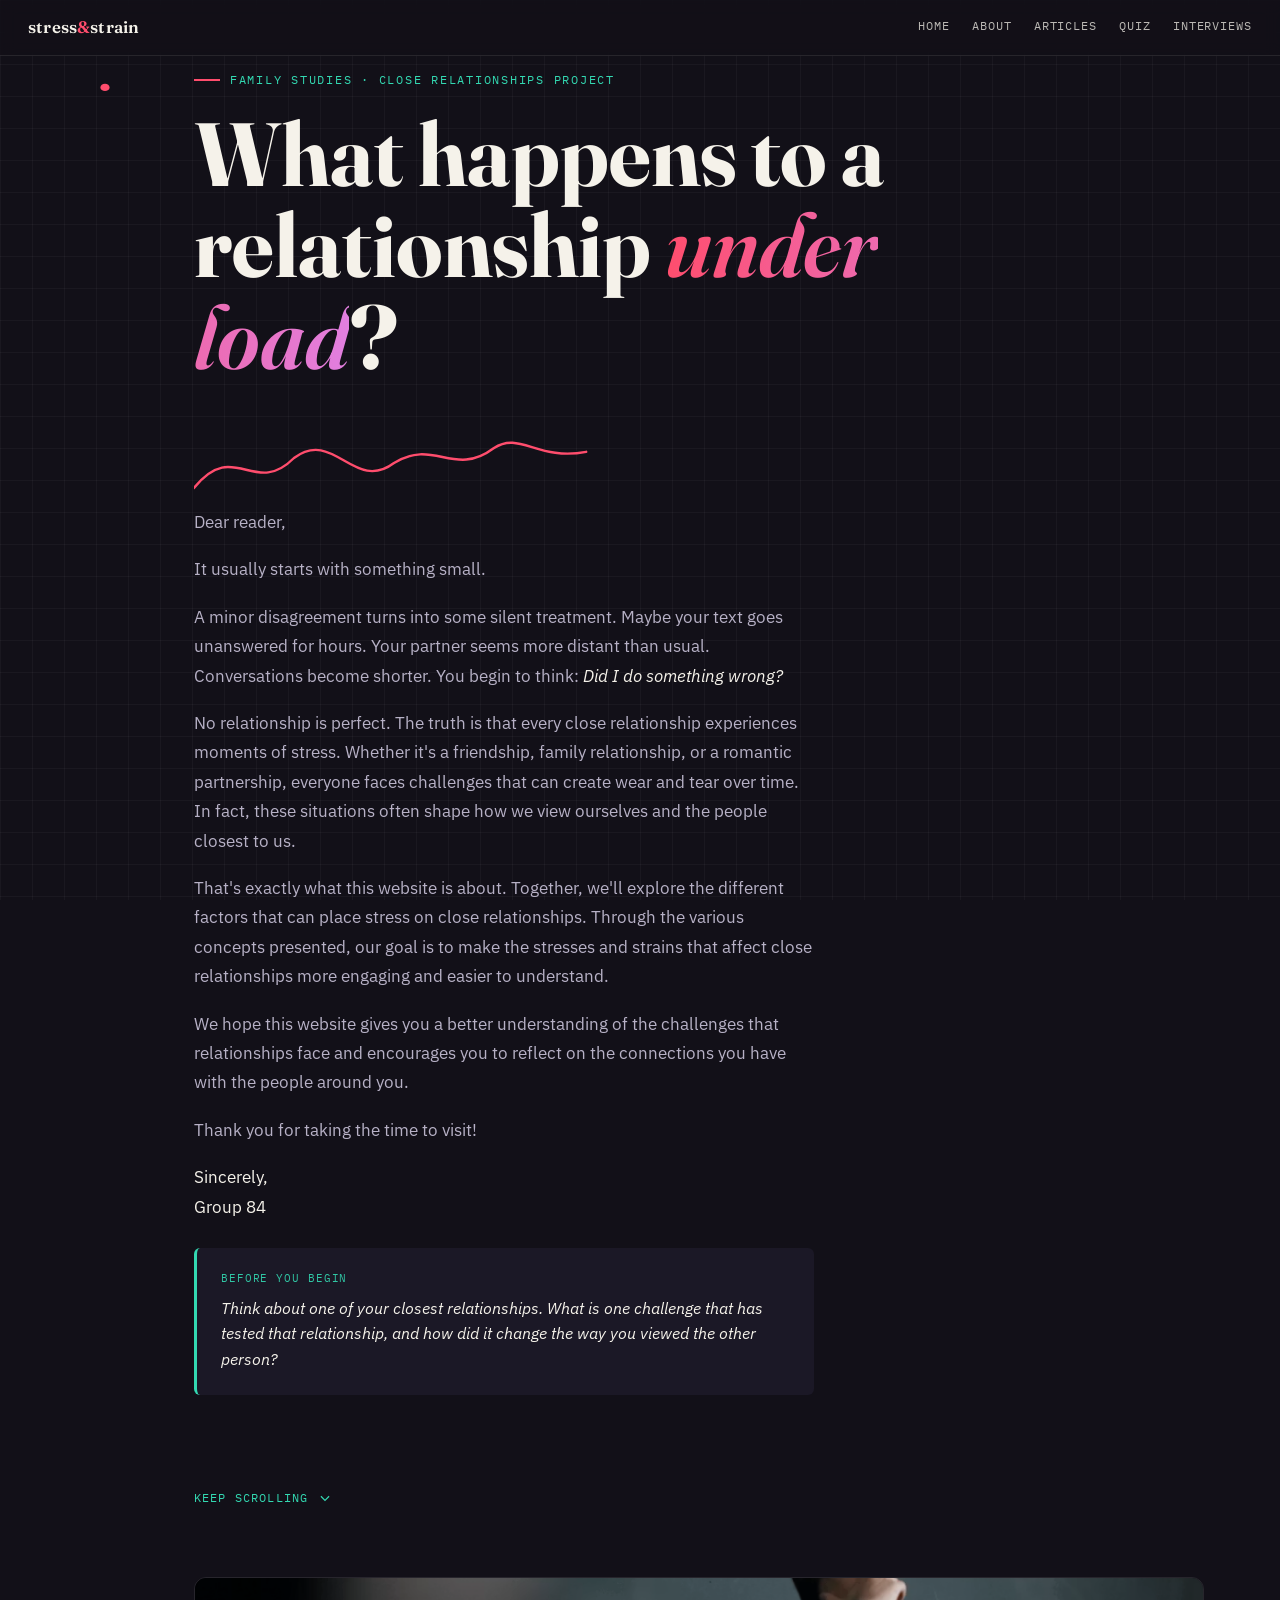
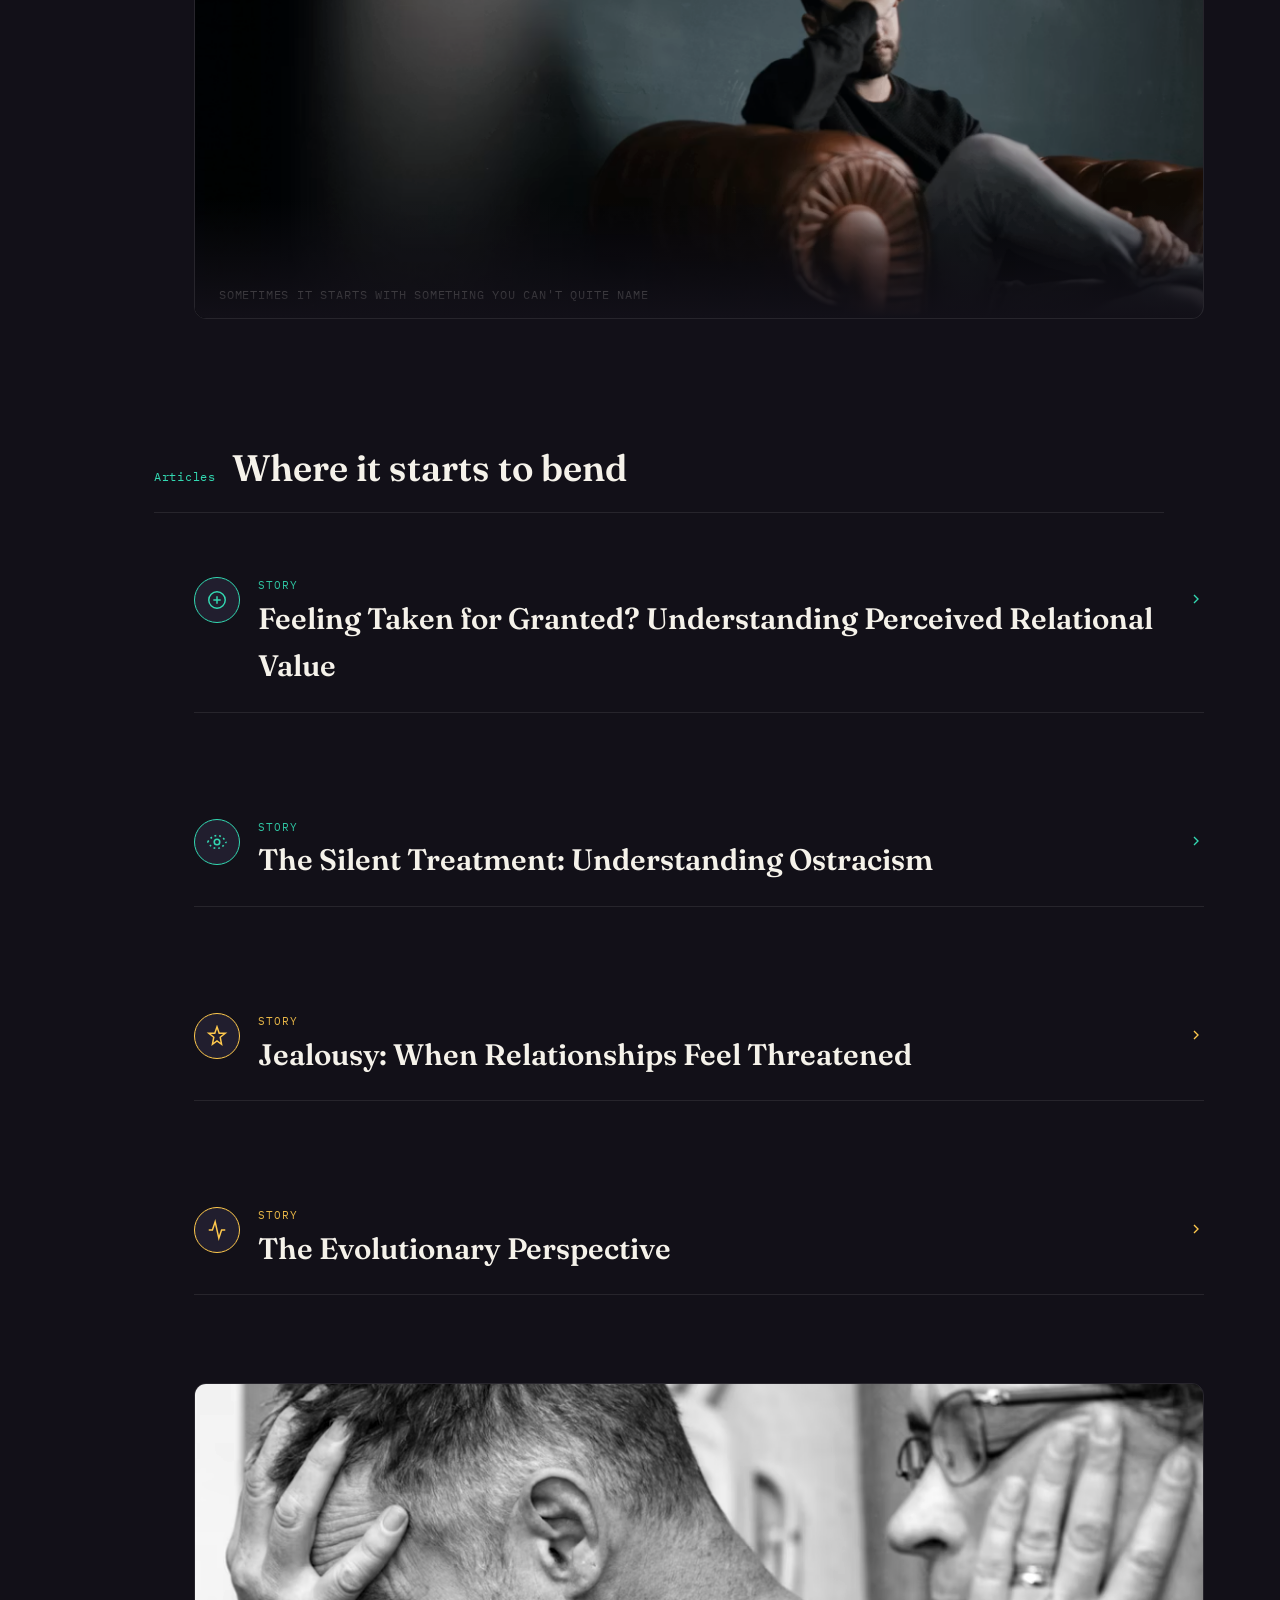
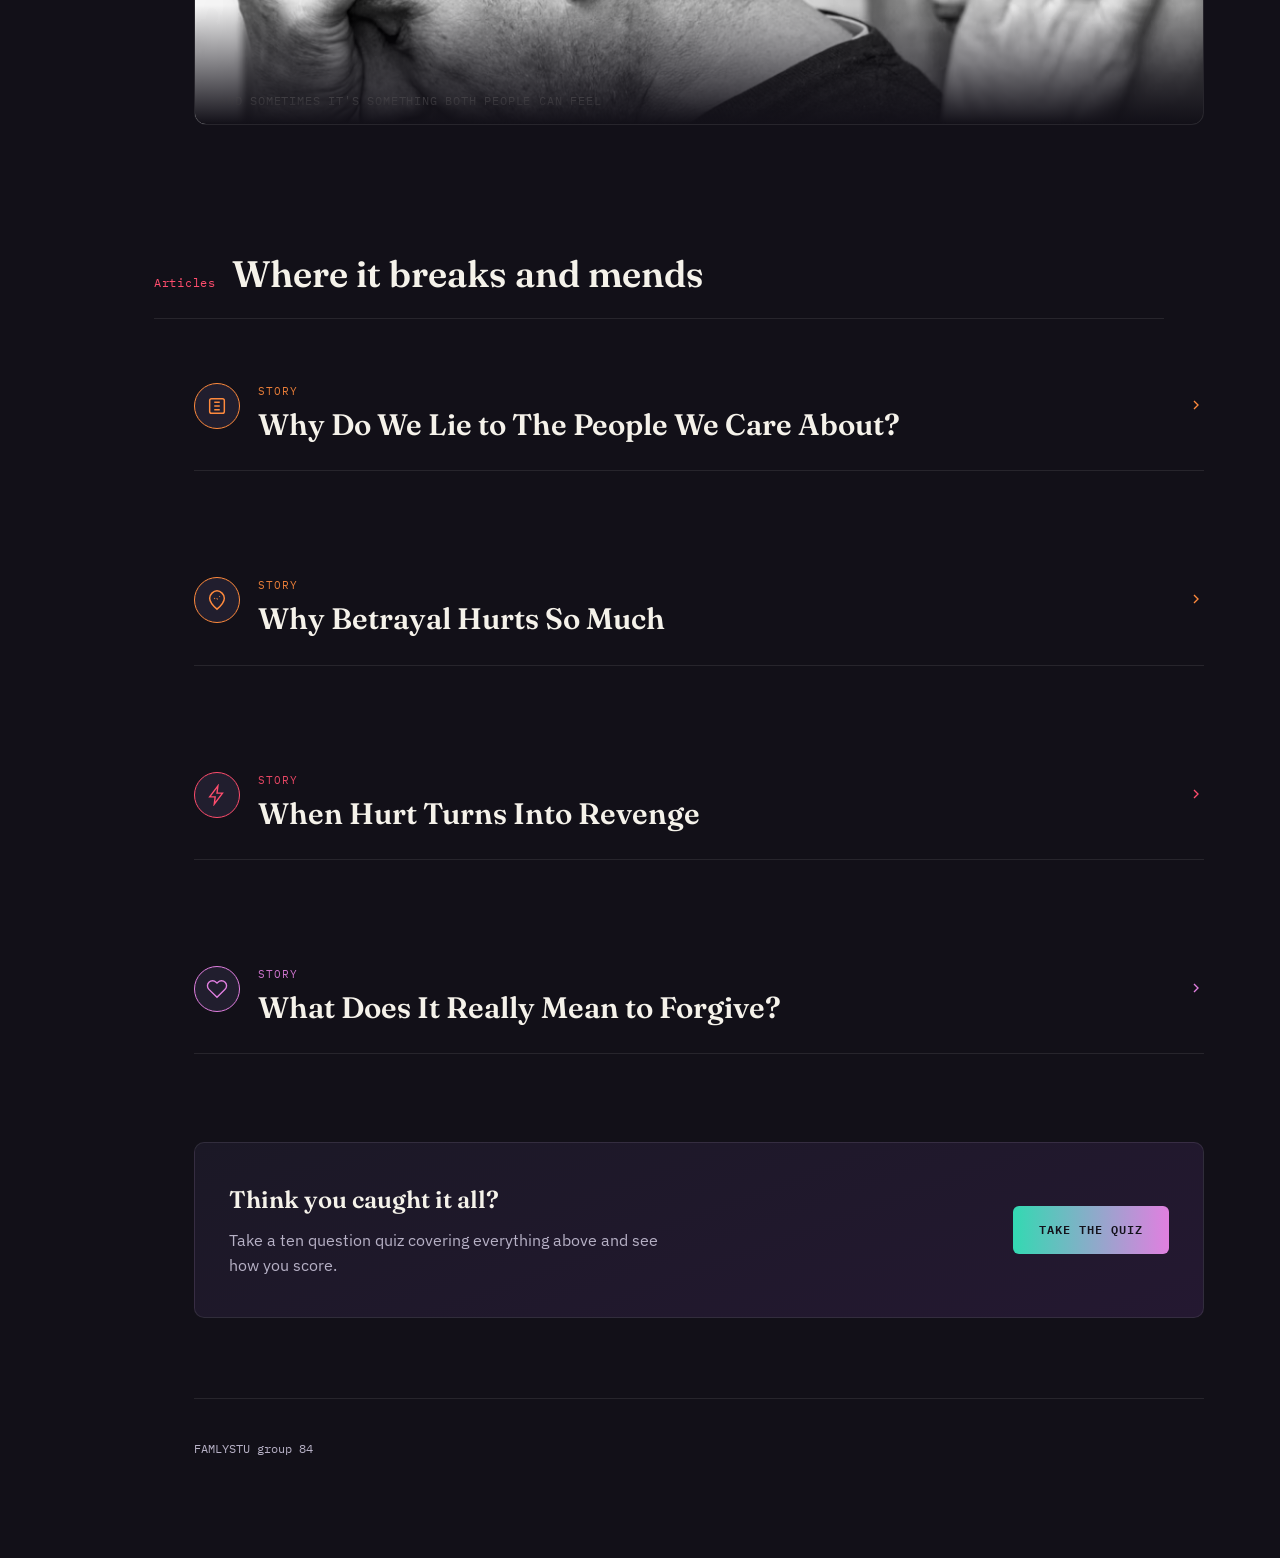
<file: index.html>
<!DOCTYPE html>
<html lang="en">
<head>
<meta charset="UTF-8">
<meta name="viewport" content="width=device-width, initial-scale=1.0">
<title>Stress and Strain: Home</title>
<link rel="preconnect" href="https://fonts.googleapis.com">
<link href="https://fonts.googleapis.com/css2?family=Fraunces:ital,opsz,wght@0,9..144,300;0,9..144,500;0,9..144,600;0,9..144,700;1,9..144,600&family=IBM+Plex+Sans:wght@400;500;600;700&family=IBM+Plex+Mono:wght@400;500&display=swap" rel="stylesheet">
<link rel="stylesheet" href="style.css">
</head>
<body>

<div class="grid-bg"></div>
<div id="progress-bar"></div>

<header class="site-nav">
  <div class="brand">stress<span>&amp;</span>strain</div>
  <nav class="links">
    <a href="#home">Home</a>
    <a href="about.html">About</a>
    <a href="#articles">Articles</a>
    <a href="quiz.html">Quiz</a>
    <a href="interviews.html">Interviews</a>
  </nav>
</header>

<div class="page-frame">

  <div class="rail">
    <svg viewBox="0 0 120 1000" preserveAspectRatio="none">
      <path id="strainLine" class="curve-path" d="M60,10 C70,60 50,90 66,150 C80,200 46,230 64,300 C82,350 30,400 78,470 C110,510 40,540 82,610 L96,660" />
      <path id="mendLine" class="curve-path mended" d="M96,660 C60,700 118,720 62,760 C40,790 96,830 58,880 C34,910 88,940 66,990" />
      <circle id="strainDot" class="curve-marker" cx="60" cy="10" />
    </svg>
  </div>

  <main>

    <section class="hero" id="home">
      <div class="eyebrow reveal in">Family Studies &middot; Close Relationships Project</div>
      <h1 class="hero-title reveal in">What happens to a relationship <em>under load</em>?</h1>

      <svg class="hero-graph reveal in" viewBox="0 0 420 90">
        <path d="M0,70 C40,20 60,80 100,40 C140,10 160,75 200,45 C240,20 260,60 300,30 C330,10 350,55 420,25" />
      </svg>

      <div class="letter reveal in">
        <p>Dear reader,</p>
        <p>It usually starts with something small.</p>
        <p>A minor disagreement turns into some silent treatment. Maybe your text goes unanswered for hours. Your partner seems more distant than usual. Conversations become shorter. You begin to think: <em>Did I do something wrong?</em></p>
        <p>No relationship is perfect. The truth is that every close relationship experiences moments of stress. Whether it's a friendship, family relationship, or a romantic partnership, everyone faces challenges that can create wear and tear over time. In fact, these situations often shape how we view ourselves and the people closest to us.</p>
        <p>That's exactly what this website is about. Together, we'll explore the different factors that can place stress on close relationships. Through the various concepts presented, our goal is to make the stresses and strains that affect close relationships more engaging and easier to understand.</p>
        <p>We hope this website gives you a better understanding of the challenges that relationships face and encourages you to reflect on the connections you have with the people around you.</p>
        <p>Thank you for taking the time to visit!</p>
        <p class="letter-sign">Sincerely,<br>Group 84</p>
      </div>

      <div class="reflection-callout reveal in">
        <div class="topic-kicker">Before you begin</div>
        <p>Think about one of your closest relationships. What is one challenge that has tested that relationship, and how did it change the way you viewed the other person?</p>
      </div>

      <div class="scroll-cue reveal in">
        keep scrolling
        <svg width="14" height="14" viewBox="0 0 24 24" fill="none" stroke="currentColor" stroke-width="2"><path d="M5 9l7 7 7-7"/></svg>
      </div>
    </section>

    <figure class="mood-banner reveal">
      <img src="images/mood-solo.png" alt="stressed man on couch">
      <div class="mood-caption">Sometimes it starts with something you can't quite name</div>
    </figure>

    <div class="stage-divider reveal-left" id="articles" style="--accent:var(--elastic)">
      <span class="stage-num">Articles</span>
      <span class="stage-title">Where it starts to bend</span>
    </div>

    <a class="topic-row topic reveal" style="--accent:var(--elastic)" href="story.html?story=perceived-relational-value">
      <div class="topic-icon"><svg viewBox="0 0 24 24" fill="none" stroke="currentColor" stroke-width="1.6"><circle cx="12" cy="12" r="9"/><path d="M8 12h8M12 8v8"/></svg></div>
      <div class="topic-head-text">
        <div class="topic-kicker">Story</div>
        <h2 class="topic-title">Feeling Taken for Granted? Understanding Perceived Relational Value</h2>
      </div>
      <div class="topic-arrow"><svg viewBox="0 0 24 24" fill="none" stroke="currentColor" stroke-width="2"><path d="M9 18l6-6-6-6"/></svg></div>
    </a>

    <a class="topic-row topic reveal" style="--accent:var(--elastic)" href="story.html?story=ostracism">
      <div class="topic-icon"><svg viewBox="0 0 24 24" fill="none" stroke="currentColor" stroke-width="1.7"><path d="M12 15a3 3 0 100-6 3 3 0 000 6z"/><path d="M2 12s3.5-7 10-7 10 7 10 7-3.5 7-10 7-10-7-10-7z" stroke-dasharray="2 3"/></svg></div>
      <div class="topic-head-text">
        <div class="topic-kicker">Story</div>
        <h2 class="topic-title">The Silent Treatment: Understanding Ostracism</h2>
      </div>
      <div class="topic-arrow"><svg viewBox="0 0 24 24" fill="none" stroke="currentColor" stroke-width="2"><path d="M9 18l6-6-6-6"/></svg></div>
    </a>

    <a class="topic-row topic reveal" style="--accent:var(--yield)" href="story.html?story=jealousy-types">
      <div class="topic-icon"><svg viewBox="0 0 24 24" fill="none" stroke="currentColor" stroke-width="1.6"><path d="M12 2l2.4 6.9L21 9l-5.5 4.3L17 21l-5-3.7L7 21l1.5-7.7L3 9l6.6-0.1z"/></svg></div>
      <div class="topic-head-text">
        <div class="topic-kicker">Story</div>
        <h2 class="topic-title">Jealousy: When Relationships Feel Threatened</h2>
      </div>
      <div class="topic-arrow"><svg viewBox="0 0 24 24" fill="none" stroke="currentColor" stroke-width="2"><path d="M9 18l6-6-6-6"/></svg></div>
    </a>

    <a class="topic-row topic reveal" style="--accent:var(--yield)" href="story.html?story=evolutionary-perspective">
      <div class="topic-icon"><svg viewBox="0 0 24 24" fill="none" stroke="currentColor" stroke-width="1.6"><path d="M3 12h4l3-9 4 18 3-9h4"/></svg></div>
      <div class="topic-head-text">
        <div class="topic-kicker">Story</div>
        <h2 class="topic-title">The Evolutionary Perspective</h2>
      </div>
      <div class="topic-arrow"><svg viewBox="0 0 24 24" fill="none" stroke="currentColor" stroke-width="2"><path d="M9 18l6-6-6-6"/></svg></div>
    </a>

    <figure class="mood-banner reveal">
      <img src="images/mood-couple.png" alt="couple upset">
      <div class="mood-caption">And sometimes it's something both people can feel</div>
    </figure>

    <div class="stage-divider reveal-left" id="articles2" style="--accent:var(--fracture)">
      <span class="stage-num">Articles</span>
      <span class="stage-title">Where it breaks and mends</span>
    </div>

    <a class="topic-row topic reveal" style="--accent:var(--plastic)" href="story.html?story=lying">
      <div class="topic-icon"><svg viewBox="0 0 24 24" fill="none" stroke="currentColor" stroke-width="1.6"><path d="M9 12h6M9 16h6M9 8h6"/><rect x="4" y="4" width="16" height="16" rx="2"/></svg></div>
      <div class="topic-head-text">
        <div class="topic-kicker">Story</div>
        <h2 class="topic-title">Why Do We Lie to The People We Care About?</h2>
      </div>
      <div class="topic-arrow"><svg viewBox="0 0 24 24" fill="none" stroke="currentColor" stroke-width="2"><path d="M9 18l6-6-6-6"/></svg></div>
    </a>

    <a class="topic-row topic reveal" style="--accent:var(--plastic)" href="story.html?story=betrayal">
      <div class="topic-icon"><svg viewBox="0 0 24 24" fill="none" stroke="currentColor" stroke-width="1.6"><path d="M12 2C8 2 4 6 4 10c0 5 8 12 8 12s8-7 8-12c0-4-4-8-8-8z"/><path d="M9 10l2 2 4-4" stroke-dasharray="1 3"/></svg></div>
      <div class="topic-head-text">
        <div class="topic-kicker">Story</div>
        <h2 class="topic-title">Why Betrayal Hurts So Much</h2>
      </div>
      <div class="topic-arrow"><svg viewBox="0 0 24 24" fill="none" stroke="currentColor" stroke-width="2"><path d="M9 18l6-6-6-6"/></svg></div>
    </a>

    <a class="topic-row topic reveal" style="--accent:var(--fracture)" href="story.html?story=revenge">
      <div class="topic-icon"><svg viewBox="0 0 24 24" fill="none" stroke="currentColor" stroke-width="1.5"><path d="M13 2L4 14h6l-1 8 9-12h-6z"/></svg></div>
      <div class="topic-head-text">
        <div class="topic-kicker">Story</div>
        <h2 class="topic-title">When Hurt Turns Into Revenge</h2>
      </div>
      <div class="topic-arrow"><svg viewBox="0 0 24 24" fill="none" stroke="currentColor" stroke-width="2"><path d="M9 18l6-6-6-6"/></svg></div>
    </a>

    <a class="topic-row topic reveal" style="--accent:var(--repair)" href="story.html?story=forgiveness-ruth-berger">
      <div class="topic-icon"><svg viewBox="0 0 24 24" fill="none" stroke="currentColor" stroke-width="1.5"><path d="M20.8 4.6a5.5 5.5 0 00-7.8 0L12 5.5l-1-.9a5.5 5.5 0 00-7.8 7.8L12 21l8.8-8.6a5.5 5.5 0 000-7.8z"/></svg></div>
      <div class="topic-head-text">
        <div class="topic-kicker">Story</div>
        <h2 class="topic-title">What Does It Really Mean to Forgive?</h2>
      </div>
      <div class="topic-caret"><svg viewBox="0 0 24 24" fill="none" stroke="currentColor" stroke-width="2"><path d="M9 18l6-6-6-6"/></svg></div>
    </a>

    <div class="quiz-teaser reveal">
      <div>
        <h2>Think you caught it all?</h2>
        <p>Take a ten question quiz covering everything above and see how you score.</p>
      </div>
      <a class="quiz-teaser-btn" href="quiz.html">Take the quiz</a>
    </div>

    <footer>
      <div>FAMLYSTU group 84</div>
    </footer>

  </main>
</div>

<script>
  // fade-in-on-scroll thing. anything with class "reveal" but not "in" gets
  // watched, and once it's in view we just add "in" and let css handle the
  // actual animation
  const revealEls = document.querySelectorAll('.reveal:not(.in)');
  const io = new IntersectionObserver((entries) => {
    entries.forEach(e => {
      if(e.isIntersecting){
        e.target.classList.add('in');
        io.unobserve(e.target);
      }
    });
  }, {threshold:0.15});
  revealEls.forEach(el => io.observe(el));

  const bar = document.getElementById('progress-bar');
  function updateProgress(){
    if(!bar) return 0; // bail if the bar element is missing instead of throwing
    const h = document.documentElement;
    const scrollTop = h.scrollTop || document.body.scrollTop;
    const scrollHeight = h.scrollHeight - h.clientHeight;
    const pct = scrollHeight > 0 ? (scrollTop / scrollHeight) * 100 : 0;
    bar.style.width = pct + '%';
    bar.style.backgroundPosition = pct + '% 0%';
    return pct/100;
  }

  // the squiggly line in the side rail. drawn with the classic svg trick -
  // set stroke-dasharray to the full path length, then animate the offset
  // down to 0 as you scroll. mendLine is the "mended" gold half after the break.
  // wrapped the setup in a guard since this whole thing silently breaks the
  // page if the SVG markup ever gets moved/renamed and getElementById comes
  // back null
  const strainLine = document.getElementById('strainLine');
  const mendLine = document.getElementById('mendLine');
  const strainDot = document.getElementById('strainDot');

  let strainLen = 0;
  let mendLen = 0;
  const curveReady = !!(strainLine && mendLine && strainDot);

  if(curveReady){
    try{
      strainLen = strainLine.getTotalLength();
      mendLen = mendLine.getTotalLength();
    } catch(err){
      // getTotalLength can throw on some older mobile browsers if the path
      // hasn't laid out yet, just bail quietly and skip the animation
      console.warn('curve line setup failed, skipping scroll animation', err);
    }
    strainLine.style.strokeDasharray = strainLen;
    strainLine.style.strokeDashoffset = strainLen;
    mendLine.style.strokeDasharray = mendLen;
    mendLine.style.strokeDashoffset = mendLen;
  }

  const splitFraction = 0.62; // where along the scroll the "break" happens

  // color stops the marker fades between on each half of the line. figured
  // out these hex values just by eyeballing the palette above, not from any
  // system
  const strainColors = ['#33D9B2', '#FFC94D', '#FF8A3D'];
  const mendColors = ['#FF4D6D', '#E17FE0'];

  // mixes between whichever two hex colors in the list correspond to
  // progress t (0 to 1), returns an rgb() string ready to plug into a style.
  // kept the hex -> rgb bit inline here instead of splitting into its own
  // function, didn't seem worth the extra indirection for something this small
  function colorAtProgress(colorStops, t){
    t = Math.max(0, Math.min(1, t));
    const segCount = colorStops.length - 1;
    const seg = Math.min(Math.floor(t * segCount), segCount - 1);
    const localT = (t * segCount) - seg;

    const from = parseInt(colorStops[seg].slice(1), 16);
    const to = parseInt(colorStops[seg + 1].slice(1), 16);
    const rMix = Math.round(((from >> 16) & 255) + (((to >> 16) & 255) - ((from >> 16) & 255)) * localT);
    const gMix = Math.round(((from >> 8) & 255) + (((to >> 8) & 255) - ((from >> 8) & 255)) * localT);
    const bMix = Math.round((from & 255) + ((to & 255) - (from & 255)) * localT);
    return 'rgb(' + rMix + ',' + gMix + ',' + bMix + ')';
  }

  function updateCurve(fraction){
    if(!curveReady) return;

    if(fraction <= splitFraction){
      const localFrac = fraction / splitFraction;
      strainLine.style.strokeDashoffset = strainLen * (1 - localFrac);
      mendLine.style.strokeDashoffset = mendLen;
      const pt = strainLine.getPointAtLength(strainLen * localFrac);
      const col = colorAtProgress(strainColors, localFrac);
      strainDot.setAttribute('cx', pt.x);
      strainDot.setAttribute('cy', pt.y);
      strainDot.setAttribute('fill', col);
      strainLine.style.stroke = col;
    } else {
      strainLine.style.strokeDashoffset = 0;
      strainLine.style.stroke = strainColors[strainColors.length - 1];
      const localFrac = Math.min((fraction - splitFraction) / (1 - splitFraction), 1);
      mendLine.style.strokeDashoffset = mendLen * (1 - localFrac);
      const pt = mendLine.getPointAtLength(mendLen * localFrac);
      const col = colorAtProgress(mendColors, localFrac);
      strainDot.setAttribute('cx', pt.x);
      strainDot.setAttribute('cy', pt.y);
      strainDot.setAttribute('fill', col);
      mendLine.style.stroke = col;
    }
  }

  let ticking = false;
  function onScroll(){
    if(!ticking){
      window.requestAnimationFrame(()=>{
        const frac = updateProgress();
        updateCurve(frac);
        ticking = false;
      });
      ticking = true;
    }
  }
  window.addEventListener('scroll', onScroll);
  window.addEventListener('resize', onScroll);
  onScroll();
</script>

</body>
</html>
</file>
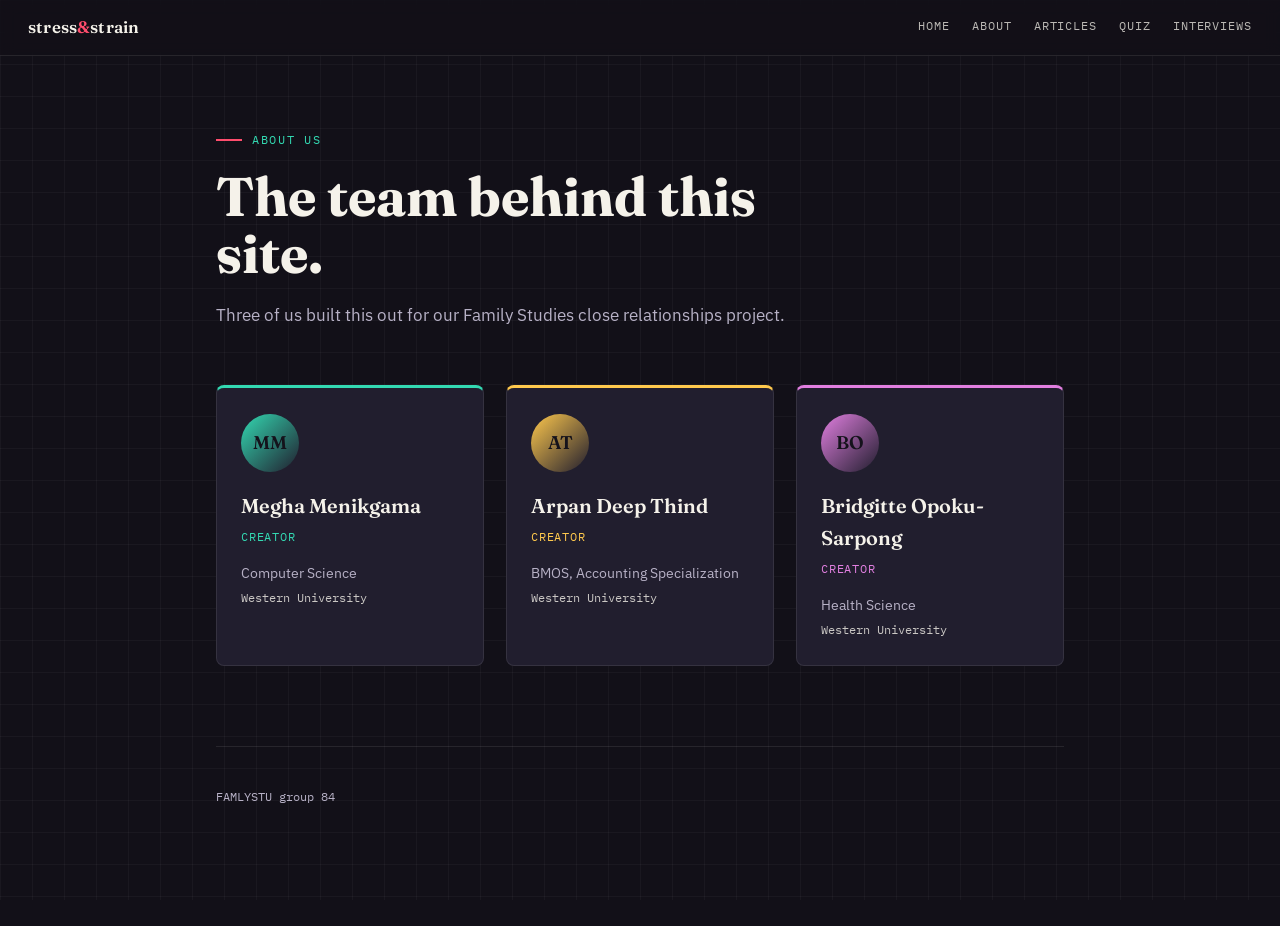
<file: about.html>
<!DOCTYPE html>
<html lang="en">
<head>
<meta charset="UTF-8">
<meta name="viewport" content="width=device-width, initial-scale=1.0">
<title>Stress and Strain: About</title>
<link rel="preconnect" href="https://fonts.googleapis.com">
<link href="https://fonts.googleapis.com/css2?family=Fraunces:ital,opsz,wght@0,9..144,300;0,9..144,500;0,9..144,600;0,9..144,700;1,9..144,600&family=IBM+Plex+Sans:wght@400;500;600;700&family=IBM+Plex+Mono:wght@400;500&display=swap" rel="stylesheet">
<link rel="stylesheet" href="style.css">
</head>
<body>

<div class="grid-bg"></div>
<div id="progress-bar"></div>

<header class="site-nav">
  <div class="brand">stress<span>&amp;</span>strain</div>
  <nav class="links">
    <a href="index.html">Home</a>
    <a href="about.html">About</a>
    <a href="index.html#articles">Articles</a>
    <a href="quiz.html">Quiz</a>
    <a href="interviews.html">Interviews</a>
  </nav>
</header>

<main class="simple-main">

  <div class="page-hero reveal in">
    <div class="eyebrow">About us</div>
    <h1>The team behind this site.</h1>
    <p>Three of us built this out for our Family Studies close relationships project.</p>
  </div>

  <section class="reveal">
    <div class="about-grid">
      <div class="creator-card" style="--accent:var(--elastic)">
        <div class="creator-avatar">MM</div>
        <h3 class="creator-name">Megha Menikgama</h3>
        <div class="creator-role">Creator</div>
        <div class="creator-detail">
          <span>Computer Science</span>
          <span class="school">Western University</span>
        </div>
      </div>
      <div class="creator-card" style="--accent:var(--yield)">
        <div class="creator-avatar">AT</div>
        <h3 class="creator-name">Arpan Deep Thind</h3>
        <div class="creator-role">Creator</div>
        <div class="creator-detail">
          <span>BMOS, Accounting Specialization</span>
          <span class="school">Western University</span>
        </div>
      </div>
      <div class="creator-card" style="--accent:var(--repair)">
        <div class="creator-avatar">BO</div>
        <h3 class="creator-name">Bridgitte Opoku-Sarpong</h3>
        <div class="creator-role">Creator</div>
        <div class="creator-detail">
          <span>Health Science</span>
          <span class="school">Western University</span>
        </div>
      </div>
    </div>
  </section>

  <footer>
    <div>FAMLYSTU group 84</div>
  </footer>

</main>

<script>
  // same fade-in observer used on every page
  const revealEls = document.querySelectorAll('.reveal:not(.in)');
  const io = new IntersectionObserver((entries) => {
    entries.forEach(e => {
      if(e.isIntersecting){
        e.target.classList.add('in');
        io.unobserve(e.target);
      }
    });
  }, {threshold:0.15});
  revealEls.forEach(el => io.observe(el));

  const bar = document.getElementById('progress-bar');
  function updateProgress(){
    const h = document.documentElement;
    const scrollTop = h.scrollTop || document.body.scrollTop;
    const scrollHeight = h.scrollHeight - h.clientHeight;
    const pct = scrollHeight > 0 ? (scrollTop / scrollHeight) * 100 : 0;
    bar.style.width = pct + '%';
    bar.style.backgroundPosition = pct + '% 0%';
  }
  let ticking = false;
  function onScroll(){
    if(!ticking){
      window.requestAnimationFrame(()=>{ updateProgress(); ticking = false; });
      ticking = true;
    }
  }
  window.addEventListener('scroll', onScroll);
  window.addEventListener('resize', onScroll);
  onScroll();
</script>

</body>
</html>
</file>
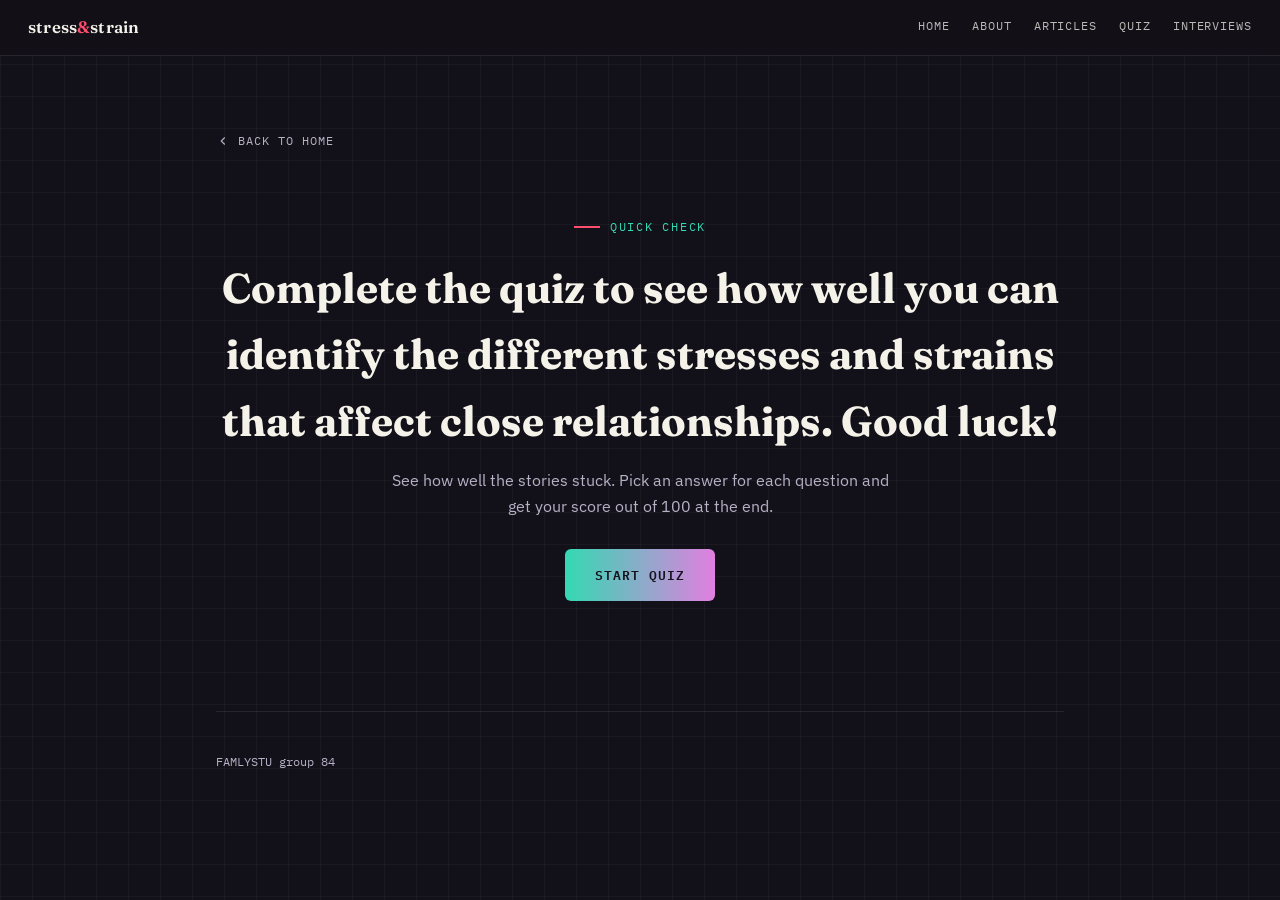
<file: quiz.html>
<!DOCTYPE html>
<html lang="en">
<head>
<meta charset="UTF-8">
<meta name="viewport" content="width=device-width, initial-scale=1.0">
<title>Stress and Strain: Quiz</title>
<link rel="preconnect" href="https://fonts.googleapis.com">
<link href="https://fonts.googleapis.com/css2?family=Fraunces:ital,opsz,wght@0,9..144,300;0,9..144,500;0,9..144,600;0,9..144,700;1,9..144,600&family=IBM+Plex+Sans:wght@400;500;600;700&family=IBM+Plex+Mono:wght@400;500&display=swap" rel="stylesheet">
<link rel="stylesheet" href="style.css">
</head>
<body>

<div class="grid-bg"></div>
<div id="progress-bar"></div>

<header class="site-nav">
  <div class="brand">stress<span>&amp;</span>strain</div>
  <nav class="links">
    <a href="index.html">Home</a>
    <a href="about.html">About</a>
    <a href="index.html#articles">Articles</a>
    <a href="quiz.html">Quiz</a>
    <a href="interviews.html">Interviews</a>
  </nav>
</header>

<main class="simple-main">

  <a class="back-link reveal in" href="index.html">
    <svg viewBox="0 0 24 24" fill="none" stroke="currentColor" stroke-width="2"><path d="M15 18l-6-6 6-6"/></svg>
    Back to home
  </a>

  <div id="quiz-app"></div>

  <footer>
    <div>FAMLYSTU group 84</div>
  </footer>

</main>

<script>
  // combined quiz - covers all the articles now, used to be split into two
  // separate 5 question quizzes but merged into one at the bottom of the
  // page instead. "correct" is the index into the options array (0 = first)
  const QUESTIONS = [
    {
      q: "Sarah notices that her friends made plans without inviting her. They never told her she couldn't come, but they also didn't make any effort to include her. According to the textbook, which concept best describes this situation?",
      options: ["Passive Exclusion", "Maximal Inclusion", "Maximal Exclusion", "Active Inclusion"],
      correct: 0
    },
    {
      q: "Which of the following best describes ostracism?",
      options: [
        "Taking a short break from a conversation after both people agree to cool off.",
        "Intentionally ignoring or excluding another person without explaining why.",
        "Having a disagreement and openly discussing each person's perspective.",
        "Respectfully ending a relationship through honest communication."
      ],
      correct: 1
    },
    {
      q: "Which of the following is the best example of suspicious jealousy?",
      options: [
        "Jamie's partner admits they have developed romantic feelings for a coworker.",
        "Taylor becomes convinced their partner is cheating simply because they \"liked\" someone's social media post, despite having no evidence of inappropriate behaviour.",
        "Morgan discovers their partner has been secretly going on dates with someone else.",
        "Alex overhears their partner telling a friend they plan to end the relationship."
      ],
      correct: 1
    },
    {
      q: "According to the evolutionary perspective, why are men and women thought to be more sensitive to different types of infidelity?",
      options: [
        "Men are generally more emotional than women.",
        "Women are naturally more jealous than men.",
        "Men historically faced concerns about paternity uncertainty, while women historically faced the risk of losing a partner's commitment and resources.",
        "Men and women experience jealousy for exactly the same reasons."
      ],
      correct: 2
    },
    {
      q: "Which statement best describes relational devaluation?",
      options: [
        "When someone believes another person values their relationship more than before.",
        "When someone perceives that another person's value of the relationship has decreased over time.",
        "When someone compares their relationship to another person's relationship.",
        "When someone intentionally ends a relationship."
      ],
      correct: 1
    },
    {
      q: "Why do people commonly lie in close relationships?",
      options: [
        "To always intentionally hurt the other person",
        "To benefit themselves, avoid conflict, seek approval, or protect someone's feelings",
        "Because they do not care about relationships",
        "Because close relationships are built on dishonesty"
      ],
      correct: 1
    },
    {
      q: "What is \"deceiver's distrust\"?",
      options: [
        "When someone refuses to forgive a person who lied to them",
        "When someone becomes more trusting after telling a lie",
        "When a person who lies begins to see the person they lied to as less honest and trustworthy",
        "When two people decide to end a relationship after conflict"
      ],
      correct: 2
    },
    {
      q: "Why can betrayal feel especially painful in close relationships?",
      options: [
        "Because strangers are usually more important than loved ones",
        "Because people are emotionally vulnerable and trust those closest to them",
        "Because betrayal only happens in romantic relationships",
        "Because people always intend to hurt others when they betray them"
      ],
      correct: 1
    },
    {
      q: "Why is revenge often considered harmful in relationships?",
      options: [
        "It always immediately fixes the original problem",
        "It helps both people understand each other better",
        "It can create a cycle of hurt where both people continue seeing themselves as the victim",
        "It guarantees that the other person will apologize"
      ],
      correct: 2
    },
    {
      q: "Why does revenge often feel more satisfying in imagination than in reality?",
      options: [
        "Because planning revenge can create temporary feelings of control, but acting on it may not heal the original hurt",
        "Because revenge always makes people happier long-term",
        "Because the person who caused harm always understands why they are being punished",
        "Because revenge removes all negative emotions immediately"
      ],
      correct: 0
    }
  ];

  const app = document.getElementById('quiz-app');
  let currentIndex = 0;
  let score = 0;
  let answered = false;

  const checkSVG = '<svg viewBox="0 0 24 24" fill="none" stroke="currentColor" stroke-width="2.5"><path d="M5 13l4 4L19 7"/></svg>';
  const xSVG = '<svg viewBox="0 0 24 24" fill="none" stroke="currentColor" stroke-width="2.5"><path d="M6 6l12 12M18 6L6 18"/></svg>';

  function renderIntro(){
    app.innerHTML = `
      <div class="quiz-intro reveal in">
        <div class="eyebrow" style="justify-content:center;">Quick check</div>
        <h1>Complete the quiz to see how well you can identify the different stresses and strains that affect close relationships. Good luck!</h1>
        <p>See how well the stories stuck. Pick an answer for each question and get your score out of 100 at the end.</p>
        <button class="quiz-start-btn" id="start-btn">Start quiz</button>
      </div>
    `;
    document.getElementById('start-btn').addEventListener('click', () => {
      currentIndex = 0;
      score = 0;
      renderQuestion();
    });
  }

  function renderDots(){
    let dots = '';
    for(let i = 0; i < QUESTIONS.length; i++){
      let cls = 'quiz-dot';
      if(i < currentIndex) cls += ' done';
      if(i === currentIndex) cls += ' active';
      dots += `<div class="${cls}"></div>`;
    }
    return `<div class="quiz-progress">${dots}</div>`;
  }

  function renderQuestion(){
    answered = false;
    const item = QUESTIONS[currentIndex];
    let optionsHTML = '';
    item.options.forEach((opt, i) => {
      optionsHTML += `
        <button class="quiz-option" data-index="${i}">
          <span>${opt}</span>
          <span class="opt-mark"></span>
        </button>
      `;
    });

    app.innerHTML = `
      ${renderDots()}
      <div class="quiz-question-enter">
        <div class="quiz-question-num">Question ${currentIndex + 1} of ${QUESTIONS.length}</div>
        <h2 class="quiz-question-text">${item.q}</h2>
        <div class="quiz-options">${optionsHTML}</div>
        <div class="quiz-next-wrap" id="next-wrap">
          <button class="quiz-next-btn" id="next-btn">${currentIndex === QUESTIONS.length - 1 ? 'See results' : 'Next question'}</button>
        </div>
      </div>
    `;

    const optionButtons = app.querySelectorAll('.quiz-option');
    optionButtons.forEach(btn => {
      btn.addEventListener('click', () => {
        if(answered) return;
        answered = true;
        const chosen = parseInt(btn.getAttribute('data-index'));
        const correct = item.correct;
        // used to just be +20 back when this was a 5 question quiz, made it
        // dynamic so it still adds up to 100 no matter how many questions
        // are in the array
        if(chosen === correct) score += Math.round(100 / QUESTIONS.length);

        optionButtons.forEach(b => {
          const idx = parseInt(b.getAttribute('data-index'));
          b.classList.add('locked');
          if(idx === correct){
            b.classList.add('correct');
            b.querySelector('.opt-mark').innerHTML = checkSVG;
          } else if(idx === chosen){
            b.classList.add('wrong');
            b.querySelector('.opt-mark').innerHTML = xSVG;
          }
        });

        document.getElementById('next-wrap').classList.add('show');
      });
    });

    document.getElementById('next-btn').addEventListener('click', () => {
      if(currentIndex < QUESTIONS.length - 1){
        currentIndex++;
        renderQuestion();
      } else {
        renderResults();
      }
    });
  }

  function renderResults(){
    const r = 76;
    const circumference = 2 * Math.PI * r;

    let message = "Nice work.";
    if(score === 100) message = "Perfect score, you were paying attention.";
    else if(score >= 60) message = "Pretty solid, a few slipped through.";
    else message = "Might be worth another pass through the stories.";

    app.innerHTML = `
      <div class="quiz-results reveal in">
        <div class="score-ring">
          <svg viewBox="0 0 180 180">
            <circle class="bg" cx="90" cy="90" r="${r}"></circle>
            <circle class="fg" id="score-circle" cx="90" cy="90" r="${r}"
              stroke-dasharray="${circumference}" stroke-dashoffset="${circumference}"></circle>
          </svg>
          <div class="score-num" id="score-num">0</div>
        </div>
        <h2>You scored ${score} out of 100</h2>
        <p class="result-msg">${message}</p>
        <div class="quiz-results-actions">
          <button class="quiz-start-btn" id="retake-btn">Retake quiz</button>
          <a class="quiz-btn-secondary" href="index.html">Back to home</a>
        </div>
      </div>
    `;

    const circle = document.getElementById('score-circle');
    const offset = circumference - (score / 100) * circumference;
    requestAnimationFrame(() => {
      circle.style.stroke = score >= 60 ? 'var(--elastic)' : 'var(--fracture)';
      circle.style.strokeDashoffset = offset;
    });

    const numEl = document.getElementById('score-num');
    let displayed = 0;
    const duration = 1000;
    const stepTime = 16;
    const steps = duration / stepTime;
    const increment = score / steps;
    const counter = setInterval(() => {
      displayed += increment;
      if(displayed >= score){
        displayed = score;
        clearInterval(counter);
      }
      numEl.textContent = Math.round(displayed);
    }, stepTime);

    document.getElementById('retake-btn').addEventListener('click', () => {
      currentIndex = 0;
      score = 0;
      renderQuestion();
    });
  }

  renderIntro();

  const bar = document.getElementById('progress-bar');
  function updateProgress(){
    const h = document.documentElement;
    const scrollTop = h.scrollTop || document.body.scrollTop;
    const scrollHeight = h.scrollHeight - h.clientHeight;
    const pct = scrollHeight > 0 ? (scrollTop / scrollHeight) * 100 : 0;
    bar.style.width = pct + '%';
    bar.style.backgroundPosition = pct + '% 0%';
  }
  let ticking = false;
  function onScroll(){
    if(!ticking){
      window.requestAnimationFrame(()=>{ updateProgress(); ticking = false; });
      ticking = true;
    }
  }
  window.addEventListener('scroll', onScroll);
  window.addEventListener('resize', onScroll);
  onScroll();
</script>

</body>
</html>
</file>
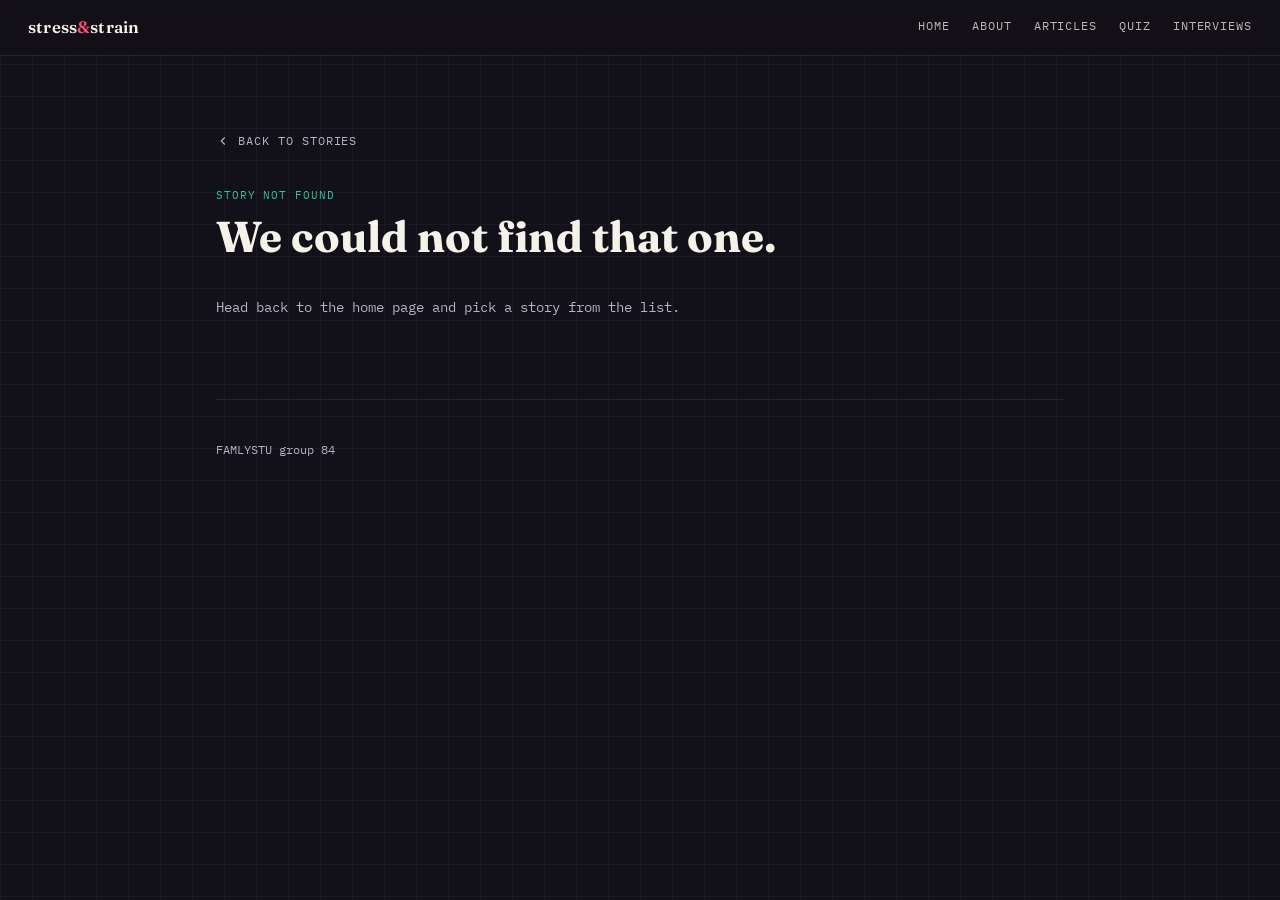
<file: story.html>
<!DOCTYPE html>
<html lang="en">
<head>
<meta charset="UTF-8">
<meta name="viewport" content="width=device-width, initial-scale=1.0">
<title>Stress and Strain: Story</title>
<link rel="preconnect" href="https://fonts.googleapis.com">
<link href="https://fonts.googleapis.com/css2?family=Fraunces:ital,opsz,wght@0,9..144,300;0,9..144,500;0,9..144,600;0,9..144,700;1,9..144,600&family=IBM+Plex+Sans:wght@400;500;600;700&family=IBM+Plex+Mono:wght@400;500&display=swap" rel="stylesheet">
<link rel="stylesheet" href="style.css">
</head>
<body>

<div class="grid-bg"></div>
<div id="progress-bar"></div>

<header class="site-nav">
  <div class="brand">stress<span>&amp;</span>strain</div>
  <nav class="links">
    <a href="index.html">Home</a>
    <a href="about.html">About</a>
    <a href="index.html#articles">Articles</a>
    <a href="quiz.html">Quiz</a>
    <a href="interviews.html">Interviews</a>
  </nav>
</header>

<main class="simple-main">

  <a class="back-link reveal in" href="index.html">
    <svg viewBox="0 0 24 24" fill="none" stroke="currentColor" stroke-width="2"><path d="M15 18l-6-6 6-6"/></svg>
    Back to stories
  </a>

  <div id="story-content"></div>

  <footer>
    <div>FAMLYSTU group 84</div>
  </footer>

</main>

<script>
  // this whole page is basically one template that reads ?story=xxx from the
  // url and fills in the right content. STORIES has the basic info (icon,
  // accent color, title) for every story, then further down there's a
  // build___Article() function for each one that has real content written
  // in. anything not in that list just falls back to the placeholder text.

  // moved these out of the articles themselves and down into the comment
  // section instead, felt like they fit better as a prompt right before
  // people write their own reflection rather than breaking up the reading
  const REFLECTION_QUESTIONS = {
    "perceived-relational-value": "How do you think social media influences perceived relational value? Can online interactions, such as being left on read, not being tagged in a post, or receiving few likes or comments, affect how people feel about their relationships?",
    "ostracism": "Have you ever experienced the silent treatment or unintentionally given it to someone else? How do you think clear communication could have changed the situation?",
    "evolutionary-perspective": "Do you think jealousy is always harmful, or can it sometimes serve a useful purpose in relationships?",
    "lying": "Do you think every lie damages a relationship, or are some lies easier to forgive than others? Why?",
    "betrayal": "Have you ever experienced betrayal in a close relationship? How did it affect your trust and view of that relationship?",
    "revenge": "When you seek revenge, what usually drives the urge to seek it?",
    "forgiveness-ruth-berger": "Can a relationship truly recover through forgiveness if the person who caused the betrayal never takes full responsibility for their actions? Why or why not?"
  };

  const STORIES = {
    "perceived-relational-value": {
      accent: "elastic",
      icon: '<circle cx="12" cy="12" r="9"/><path d="M8 12h8M12 8v8"/>',
      title: "Feeling Taken for Granted? Understanding Perceived Relational Value"
    },
    "ostracism": {
      accent: "elastic",
      icon: '<path d="M12 15a3 3 0 100-6 3 3 0 000 6z"/><path d="M2 12s3.5-7 10-7 10 7 10 7-3.5 7-10 7-10-7-10-7z" stroke-dasharray="2 3"/>',
      title: "The Silent Treatment: Understanding Ostracism"
    },
    "jealousy-types": {
      accent: "yield",
      icon: '<path d="M12 2l2.4 6.9L21 9l-5.5 4.3L17 21l-5-3.7L7 21l1.5-7.7L3 9l6.6-0.1z"/>',
      title: "Jealousy: When Relationships Feel Threatened"
    },
    "evolutionary-perspective": {
      accent: "yield",
      icon: '<path d="M3 12h4l3-9 4 18 3-9h4"/>',
      title: "The Evolutionary Perspective"
    },
    "lying": {
      accent: "plastic",
      icon: '<path d="M9 12h6M9 16h6M9 8h6"/><rect x="4" y="4" width="16" height="16" rx="2"/>',
      title: "Why Do We Lie to The People We Care About?"
    },
    "betrayal": {
      accent: "plastic",
      icon: '<path d="M12 2C8 2 4 6 4 10c0 5 8 12 8 12s8-7 8-12c0-4-4-8-8-8z"/><path d="M9 10l2 2 4-4" stroke-dasharray="1 3"/>',
      title: "Why Betrayal Hurts So Much"
    },
    "revenge": {
      accent: "fracture",
      icon: '<path d="M13 2L4 14h6l-1 8 9-12h-6z"/>',
      title: "When Hurt Turns Into Revenge"
    },
    "forgiveness-ruth-berger": {
      accent: "repair",
      icon: '<path d="M20.8 4.6a5.5 5.5 0 00-7.8 0L12 5.5l-1-.9a5.5 5.5 0 00-7.8 7.8L12 21l8.8-8.6a5.5 5.5 0 000-7.8z"/>',
      title: "What Does It Really Mean to Forgive?"
    }
  };

  const params = new URLSearchParams(window.location.search);
  const slug = params.get('story');
  const story = STORIES[slug];
  const container = document.getElementById('story-content');

  // lazy way to fill in the draft paragraphs before real content was written -
  // just repeats the word "placeholder" a bunch of times. kept it since a few
  // stories still use it
  const placeholderText = Array(51).fill('placeholder').join(' ');
  const placeholderSentence = placeholderText.charAt(0).toUpperCase() + placeholderText.slice(1) + '.';

  // leftover from when the flashcards used to shuffle randomly each time,
  // decided that made them harder to study from so went back to fixed order.
  // not calling this anywhere anymore, just haven't deleted it
  function shuffleCardOrder(arr){
    for(let i = arr.length - 1; i > 0; i--){
      const j = Math.floor(Math.random() * (i + 1));
      [arr[i], arr[j]] = [arr[j], arr[i]];
    }
    return arr;
  }

  // 10 flip cards, only used on the "lying" story for now. could probably
  // reuse this for other stories later if we want
  //
  // (first version of this just rendered a static 2x5 grid of divs with no
  // flip, wasn't as fun so switched to the card-flip version below)
  function buildFlashcards(){
    let cards = '';
    for(let i = 1; i <= 10; i++){
      cards += `
        <div class="flashcard reveal in" style="animation-delay:${i * 0.05}s" data-index="${i}">
          <div class="flashcard-inner">
            <div class="flashcard-face flashcard-front">
              <div class="flashcard-num">Card ${i}</div>
              <div class="flashcard-word">Placeholder</div>
            </div>
            <div class="flashcard-face flashcard-back">
              <div class="flashcard-num">Card ${i}</div>
              <div class="flashcard-word">Placeholder</div>
            </div>
          </div>
        </div>
      `;
    }
    return `
      <div class="flashcard-grid reveal in">${cards}</div>
      <p class="flashcard-hint reveal in">Tap a card to flip it.</p>
    `;
  }

  function buildPRVArticle(){
    return `
      <blockquote class="pull-quote reveal in" style="--accent:var(--elastic)">
        "It's painful to perceive that our relational value, that is, the degree to which others consider their relationships with us to be valuable and important, is lower than we would like it to be."
        <cite>Intimate Relationships, 9th Edition &middot; Rowland S. Miller</cite>
      </blockquote>

      <div class="article-body reveal in">
        <figure class="article-figure narrow reveal in">
          <img src="images/prv-text-message.png" alt="text screenshot">
          <figcaption>Sent. Delivered. Still waiting.</figcaption>
        </figure>
        <p>"Hey! Are we still on for dinner tonight?" You hit send and wait for a reply.</p>
      </div>

      <div class="article-body reveal in">
        <p>An hour passes, then another. You realize they've been active on social media, but your message is still left unread. Over the next few weeks, it keeps happening. You're always the one making plans. You're always the one checking in. Eventually, you stop trying altogether.</p>
        <p>You start asking yourself the following: "Did I do something wrong?" "Am I just not important to them anymore?" "Maybe they just don't value this friendship the way I do."</p>
        <p>This story isn't really about an unanswered text. It's about what that unanswered text represents. Situations like this can make us wonder how much we matter to someone else. This concept is known as perceived relational value.</p>

        <h3>Understanding Perceived Relational Value</h3>
        <p>Perceived relational value refers to how much we believe another person values their relationship with us (Miller, 2021). Every close relationship sends messages about where we stand. These messages come through everyday interactions, such as making time for someone, checking in, remembering important events, or including them in plans. Over time, these behaviours shape our perception of how much we are valued.</p>
        <p>Perceived relational value can be either high or low depending on how we interpret another person's behaviour (Miller, 2021). High perceived relational value means we believe another person values having a relationship with us. We feel wanted, appreciated and included. On the other hand, low perceived relational value means we believe another person doesn't value the relationship as much. We may feel ignored, overlooked, or unimportant.</p>

        <h3>Why Does It Matter?</h3>
        <p>Humans have a natural need to feel accepted by others. As a result, we naturally pay attention to how people treat us. Our relationships with others help shape our sense of belonging. When we believe someone values us less than before, it can create feelings of disappointment and insecurity.</p>

        <div class="article-note">
          <strong>Note:</strong> it is important to remember that perceived relational value is based on our interpretation of another person's behaviour (Miller, 2021). Sometimes our assumptions are accurate, but other times there may be explanations we don't know about, such as stress, work commitments, or personal problems. This is why communication is a key factor to building healthy relationships.
        </div>

        <p>Perceived relational value is closely connected to relational devaluation. While perceived relational value refers to how much we believe another person values their relationship with us, relational devaluation occurs when we perceive that this value has decreased over time (Miller, 2021). Instead of asking, "How much does this person value me?" relational devaluation asks, "Do they value me less than they used to?" For example, if a close friend who once regularly called, invited you out, and made time for you suddenly becomes distant, you may begin to feel that your importance in their life has decreased. This apparent decrease in relational value is what often leads to hurt feelings. In a way, relational devaluation can be understood as a decline in perceived relational value.</p>

        <h3>Degrees of Acceptance and Rejection</h3>
        <p><strong>Being accepted or rejected by others is not an all-or-nothing event.</strong> People can desire our company to greater or lesser degrees, and researchers use these labels to describe the different extents to which we may be included or excluded by others.</p>

        <div class="spectrum-list">
          <div class="spectrum-item accept">
            <h4>Minimal inclusion</h4>
            <p>Others seek us out and go out of their way to interact with us.</p>
          </div>
          <div class="spectrum-item accept">
            <h4>Active inclusion</h4>
            <p>Others want us and welcome us but do not go to lengths to be with us.</p>
          </div>
          <div class="spectrum-item accept">
            <h4>Passive inclusion</h4>
            <p>Others allow us to be included.</p>
          </div>
          <div class="spectrum-item neutral">
            <h4>Ambivalence</h4>
            <p>Others do not care whether we are included or not.</p>
          </div>
          <div class="spectrum-item reject">
            <h4>Passive exclusion</h4>
            <p>Others ignore us but do not avoid us.</p>
          </div>
          <div class="spectrum-item reject">
            <h4>Active exclusion</h4>
            <p>Others avoid us, tolerating our presence only when necessary.</p>
          </div>
          <div class="spectrum-item reject">
            <h4>Maximal exclusion</h4>
            <p>Others banish us, sending us away, or abandon us.</p>
          </div>
        </div>

        <p class="source-note">Source: Leary, M. R. (2001). Toward a conceptualization of interpersonal rejection. In M. R. Leary (Ed.), <em>Interpersonal rejection</em> (pp. 5&ndash;28). Oxford University Press.</p>

        <p>On the side of extreme acceptance, we have maximal inclusion. This is when someone makes a clear effort to include you because they genuinely want you there. For example, someone might change the date of an event they are hosting to make sure you can attend. This heavily communicates that your presence is important to them.</p>
        <p>The next level is active inclusion. Essentially, others want to include you, but unlike maximal inclusion, they won't go out of their way to do so. In this case, you are invited to a party because others enjoy your company. Although they won't change their plans for you, they still make it clear that they want your presence.</p>
        <p>This is followed by passive inclusion. Others may be happy to have you around, yet they don't go out of their way to ensure you're included. Even though you are still being accepted, this sends a much less powerful message regarding how much you are truly valued by the other person.</p>
        <p>The middle ground is called ambivalence. Here, others are neither accepting or rejecting. The other side of the spectrum highlights the different types of rejection.</p>
        <p>Passive exclusion happens when someone is left out without direct rejection. For instance, friends might organize a gathering and simply overlook inviting you. Even if this exclusion is unintentional, it can still diminish your perceived relational value by casting doubt on where you stand in the relationship.</p>
        <p>Next is active exclusion. This is when someone intentionally chooses not to include another person.</p>
        <p>Finally, the strongest form of rejection is maximal exclusion, where a person is openly rejected or told they are not wanted. In fact, if you show up at a party, they will go out of their way to tell you to leave. This displays the lowest level of relational value.</p>

        <h3>Why Small Moments Matter</h3>
        <p>Perceived relational value is shaped by everyday interactions. A single unanswered text or cancelled plan is unlikely to change a relationship, but repeated experiences of being ignored or left out can make someone feel taken for granted. These situations may lead people to question how much they are valued.</p>
        <p>At the end of the day, strong relationships are built through small, consistent actions that communicate appreciation, respect and inclusion. Making time for someone, checking in, sending an invite, and showing gratitude can strengthen perceived relational value. Although these actions may seem small, they send an important message about how much we value the people in our lives.</p>
      </div>
    `;
  }

  function renderOstracismSection(){
    return `
      <div class="definition-box reveal in" style="--accent:var(--elastic)">
        <span class="term">Ostracism</span><span class="pos">noun</span>
        the act of intentionally ignoring or excluding another person, often referred to as the silent treatment (Merriam-Webster, n.d.).
      </div>

      <figure class="article-figure reveal in">
        <img src="images/ostracism-couple.png" alt="couple on couch, one upset">
      </figure>

      <div class="article-body reveal in">
        <p>Almost everyone has experienced the silent treatment at some point, whether from a friend, family member, or romantic partner. Unlike an argument, where both people communicate through the problem, ostracism involves stopping communication altogether. A person may ignore messages, refuse to respond in conversation, avoid eye contact, or behave as if the other person is not even there.</p>
        <p>Although it may seem like a simple way to avoid conflict, ostracism, in fact, is one of the most stressful forms of rejection (Miller, 2021). This is because it often leaves the other person confused and looking for answers.</p>

        <h3>Understanding Ostracism</h3>
        <p>Ostracism is a form of rejection in which someone intentionally ignores or excludes another person. In close relationships, it's commonly known as the silent treatment or giving someone the cold shoulder. Instead of expressing anger or explaining what is wrong, the person purposely stops all communication, sometimes going as far as pretending the other person isn't even present.</p>
        <p>Ostracism is surprisingly common. In fact, 78% of Americans have reported having experienced ostracism in their lifetime (Hales &amp; Wood, 2024). People often use the silent treatment because they want to punish someone, avoid confrontation, or give themselves time to calm down after a disagreement. However, unlike healthy communication, ostracism rarely includes an explanation. As a result, the person being ignored is often left wondering what they did wrong or why they are being treated differently. This uncertainty is one of the main reasons ostracism can create significant stress and strain in relationships.</p>

        <h3>Why is the Silent Treatment so Harmful?</h3>

        <p>The hardest part of ostracism is the uncertainty it creates. During an argument, people at least know what the disagreement is about. With the silent treatment, however, there is often no explanation at all. This uncertainty causes people to question themselves:</p>

        <ul class="quote-list">
          <li>"Did I say something wrong?"</li>
          <li>"Are they upset with me?"</li>
          <li>"Do they even want to be around me anymore?"</li>
        </ul>

        <p>Because there are no answers, many people replay recent conversations and interactions, trying to figure out what caused the silence. This confusion is one of the reasons ostracism creates so much strain in relationships.</p>
        <p>Ostracism is also closely connected to perceived relational value. When someone intentionally ignores us, we often interpret their behaviour as a sign that they no longer value their relationship with us. Whether or not that interpretation is accurate, this perceived decrease in relational value often leads to hurt feelings, insecurity, and emotional distress.</p>
        <p>Research done by the National Library of Medicine discussed that these effects are strong during adolescence. In a study of 1,315 Chinese high school students, researchers found that adolescents who experienced more ostracism were also more likely to socially withdraw from others. It found that ostracism threatened adolescents' self-esteem, which in turn increased their tendency to avoid social situations. Adolescence is already a period when people are particularly sensitive to rejection, so being ignored can make them question their self-worth and become less willing to build or maintain relationships (Lei et al., 2024).</p>

        <h3>A Cold Shoulder Feels Cold</h3>
        <p>Ostracism threatens several of our most basic psychological needs. Being ignored weakens our sense of belonging, lowers our self-esteem, reduces our feeling of control over the situation, and can even make us feel less human. Rather than simply being sad, people often experience confusion, stress, frustration, and anger.</p>
        <p>Also, the effects of ostracism aren't only emotional. Studies have found that people who are excluded report that a room feels colder than it actually is and are more likely to want warm food or drinks. Their bodies also release cortisol, a hormone associated with stress. Even time seems to pass more slowly. In one experiment, participants who felt accepted estimated a 40 second interval as about 42 seconds, while those who had been rejected believed about 64 seconds had passed (Miller, 2021). This proves that being ignored affects both the mind and body.</p>

        <h3>How Do People Respond to Ostracism</h3>
        <p>Not everyone reacts to the silent treatment in the same way.</p>
        <p>Some people try to repair the relationship. They may try to apologize, become more agreeable, or work harder to regain the other person's acceptance, especially if they believe the relationship can still be saved. Others react very differently. When the silent treatment starts to feel unfair, people often become angry or resentful. As a result, they may withdraw, lash out, or even end the relationship altogether.</p>
        <p>Moreover, self-esteem plays a significant role. People with higher self-esteem are generally more likely to leave relationships where they are repeatedly ignored and seek healthier relationships instead. Those with lower self-esteem are more likely to remain in the relationship while holding onto resentment or responding with the silent treatment themselves.</p>

        <h3>The Bottom Line</h3>
        <p>Although the silent treatment may feel like an easy way to avoid conflict or express frustration, it often creates more problems than it solves. Instead of helping the other person understand what went wrong, ostracism usually leaves them confused, hurt, and questioning their place in the relationship.</p>
        <p>Healthy relationships are strengthened through honest communication, even during disagreements. Talking through a problem may be uncomfortable, but it gives both people the opportunity to understand one another and work toward a solution. In contrast, silence often leaves both people feeling further apart than before.</p>
      </div>
    `;
  }

  // used to be two separate stories (types of jealousy + who's more prone
  // to it) but merged them into one since they overlapped so much.
  // (old buildJealousyProneArticle() got folded into the function below,
  // never bothered deleting this comment block, whatever)

  function buildJealousyArticle(){
    return `
      <div class="article-body reveal in">
        <p>You're out with your partner when someone they used to date comes over to say hello. They hug, laugh about an old memory, and continue talking for several minutes. Nothing inappropriate happens, but you can't stop thinking about it for the rest of the day.</p>
      </div>

      <ul class="quote-list">
        <li>Were they just catching up?</li>
        <li>Should you be worried?</li>
        <li>Or are your emotions creating a threat that doesn't actually exist?</li>
      </ul>

      <div class="article-body reveal in">
        <p>Most people experience jealousy at some point in a relationship. In fact, it is a normal emotional response when we believe an important relationship may be at risk. However, not all jealousy is the same. Understanding the different types of jealousy can help us recognize when our feelings are based on a real concern and when they may be driven by our own fears or insecurities.</p>

        <h3>Understanding Jealousy</h3>
        <p>Jealousy is an emotional response that occurs when we perceive the possible loss of a valued relationship to a real or imagined rival. Sometimes jealousy is confused with envy (Miller, 2021). Unlike envy, which involves wanting something another person has, jealousy is rooted in the fear of losing something we already have.</p>
        <p>Jealousy is primarily made of three emotions: hurt, fear, and anger (Miller, 2021). Hurt occurs when we believe our partner no longer values the relationship as much as we do. Fear comes from the possibility of losing the relationship. Finally, anger is often directed toward both the romantic rival and the partner.</p>

        <h3>Types of Jealousy</h3>
      </div>

      <div class="table-scroll reveal in">
        <table class="jealousy-table">
          <thead>
            <tr>
              <th class="reactive"><span class="th-icon"><svg viewBox="0 0 24 24" fill="none" stroke="currentColor" stroke-width="2.2"><path d="M5 13l4 4L19 7"/></svg></span>Reactive Jealousy</th>
              <th class="suspicious"><span class="th-icon"><svg viewBox="0 0 24 24" fill="none" stroke="currentColor" stroke-width="2.2"><path d="M9.5 9a2.5 2.5 0 015 0c0 1.5-2.5 2-2.5 3.5M12 17h.01"/></svg></span>Suspicious Jealousy</th>
            </tr>
          </thead>
          <tbody>
            <tr>
              <td><strong class="row-label">What it is</strong>Occurs in response to an actual threat to a valued relationship.</td>
              <td><strong class="row-label">What it is</strong>Occurs when there is no evidence that a partner has misbehaved.</td>
            </tr>
            <tr>
              <td><strong class="row-label">Based on</strong>Based on facts or behaviours that reasonably threaten the relationship.</td>
              <td><strong class="row-label">Based on</strong>Based on assumptions, mistrust, or imagined possibilities rather than facts.</td>
            </tr>
            <tr>
              <td><strong class="row-label">Example</strong>Your partner openly flirts with someone else or admits they are interested in another person.</td>
              <td><strong class="row-label">Example</strong>Your partner regularly texts a longtime friend, but nothing in their conversations suggests romantic interest.</td>
            </tr>
            <tr>
              <td><strong class="row-label">Typically</strong>Usually reflects concern about a genuine relationship issue.</td>
              <td><strong class="row-label">Typically</strong>Can lead to overthinking, constant reassurance seeking, or unnecessary conflict.</td>
            </tr>
          </tbody>
        </table>
      </div>

      <div class="article-body reveal in">
        <h3>Why Some People Experience More Jealousy Than Others</h3>
        <p>Many people assume that women are naturally more jealous than men, but research suggests this isn't true. Overall, men and women do not differ significantly in their tendency to experience jealousy (Miller, 2021). Instead, jealousy varies from person to person based on individual experiences, personality, and relationship dynamics (Miller, 2021).</p>

        <p>One factor that influences jealousy is <strong>dependence on the relationship</strong> (Miller, 2021). People who feel they have few alternatives or believe they need their current partner are often more sensitive to anything that threatens the relationship. Because they think they have more to lose, even small signs of a romantic rival can feel overwhelming. On the other hand, people who feel more secure and believe they could cope if the relationship ended tend to experience less jealousy.</p>

        <p>Another important factor is <strong>self-confidence within the relationship</strong> (Miller, 2021). People who constantly question whether they are "good enough" for their partner are more likely to become jealous. They may worry that they can't meet their partner's expectations or are afraid that someone else could offer more. Although people with high self-esteem generally experience less jealousy, even confident individuals may become jealous if they doubt their value in a particular relationship.</p>

        <p>Next is <strong>mate value</strong>. Mate value refers to the qualities a person brings to a relationship, such as physical attractiveness, intelligence, personality, talent, financial stability, or social status (Miller, 2021). If one partner believes the other has a much higher mate value than they do, they may become concerned that someone "better" could attract their partner. These feelings of inadequacy can increase jealousy, even when there is no real threat to the relationship.</p>

        <p><strong>Attachment style</strong> also plays a key role (Miller, 2021). People with a preoccupied attachment style tend to experience the highest levels of jealousy because they strongly desire closeness but often worry that their partner doesn't love them as much in return. This constant fear of rejection makes them more likely to interpret situations as relationship threats. On the other hand, people with a dismissing attachment style are generally less affected by jealousy because they value independence and are less emotionally dependent on romantic relationships.</p>

        <p>Finally, <strong>personality traits</strong> influence how easily someone becomes jealous. Individuals who score high in neuroticism, a personality trait associated with worry and emotional instability, are more likely to experience jealousy because they naturally expect negative outcomes. Instead, people who are more agreeable tend to be trusting and cooperative, making them less likely to become jealous.</p>
      </div>
    `;
  }

  function renderEvolutionaryContent(){
    return `
      <div class="article-body reveal in">
        <p>Imagine you realized that your partner had become interested in someone else. Which situation would upset you more?</p>
      </div>

      <div class="choice-list reveal in">
        <div class="choice-item">
          <span class="choice-letter">A</span>
          <p>Your partner develops a deep emotional connection with another person.</p>
        </div>
        <div class="choice-item">
          <span class="choice-letter">B</span>
          <p>Your partner has sexual intercourse with someone else.</p>
        </div>
      </div>

      <div class="article-body reveal in">
        <p>When researchers asked this question, 60% of men reported that sexual infidelity would be more distressing, whereas only 17% of women gave the same response (Miller, 2021). In fact, when actually confronting cheating partners, men were more likely to ask if their partners had sexual intercourse with someone else (Miller, 2021). Instead, women were more likely to wonder if they had fallen in love with another person.</p>
      </div>

      <div class="stat-chart reveal in">
        <div class="chart-legend">
          <span class="legend-item"><span class="legend-swatch men"></span>Men</span>
          <span class="legend-item"><span class="legend-swatch women"></span>Women</span>
        </div>
        <svg class="chart-svg" viewBox="0 0 460 260" xmlns="http://www.w3.org/2000/svg">
          <line class="chart-grid-line" x1="40" y1="210" x2="420" y2="210"/>
          <line class="chart-grid-line" x1="40" y1="160" x2="420" y2="160"/>
          <line class="chart-grid-line" x1="40" y1="110" x2="420" y2="110"/>
          <line class="chart-grid-line" x1="40" y1="60" x2="420" y2="60"/>
          <line class="chart-grid-line" x1="40" y1="10" x2="420" y2="10"/>
          <text class="chart-axis-label" x="32" y="213" text-anchor="end">0</text>
          <text class="chart-axis-label" x="32" y="163" text-anchor="end">20</text>
          <text class="chart-axis-label" x="32" y="113" text-anchor="end">40</text>
          <text class="chart-axis-label" x="32" y="63" text-anchor="end">60</text>
          <text class="chart-axis-label" x="32" y="13" text-anchor="end">80</text>

          <g class="chart-bar-group men" style="--glow:var(--yield); animation-delay:0.05s, 0.8s">
            <polygon class="chart-face-side" points="140,67.5 154,58.5 154,201 140,210" fill="#C98A2E"/>
            <polygon class="chart-face-top" points="90,67.5 140,67.5 154,58.5 104,58.5" fill="#FFE18A"/>
            <rect class="chart-face-front" x="90" y="67.5" width="50" height="142.5" fill="var(--yield)"/>
          </g>

          <g class="chart-bar-group women" style="--glow:var(--fracture); animation-delay:0.16s, 0.91s">
            <polygon class="chart-face-side" points="200,137.5 214,128.5 214,201 200,210" fill="#B23350"/>
            <polygon class="chart-face-top" points="150,137.5 200,137.5 214,128.5 164,128.5" fill="#FF93A8"/>
            <rect class="chart-face-front" x="150" y="137.5" width="50" height="72.5" fill="var(--fracture)"/>
          </g>

          <g class="chart-bar-group men" style="--glow:var(--yield); animation-delay:0.27s, 1.02s">
            <polygon class="chart-face-side" points="330,102.5 344,93.5 344,201 330,210" fill="#C98A2E"/>
            <polygon class="chart-face-top" points="280,102.5 330,102.5 344,93.5 294,93.5" fill="#FFE18A"/>
            <rect class="chart-face-front" x="280" y="102.5" width="50" height="107.5" fill="var(--yield)"/>
          </g>

          <g class="chart-bar-group women" style="--glow:var(--fracture); animation-delay:0.38s, 1.13s">
            <polygon class="chart-face-side" points="390,32.5 404,23.5 404,201 390,210" fill="#B23350"/>
            <polygon class="chart-face-top" points="340,32.5 390,32.5 404,23.5 354,23.5" fill="#FF93A8"/>
            <rect class="chart-face-front" x="340" y="32.5" width="50" height="177.5" fill="var(--fracture)"/>
          </g>
        </svg>
        <div class="chart-x-labels">
          <div class="chart-x-label">"Did you have SEX with him/her?"</div>
          <div class="chart-x-label">"Do you LOVE him/her?"</div>
        </div>
        <p class="chart-caption">The wounded partners' primary focus when confronting a cheating partner</p>
        <p class="source-note">Source: Miller, R. S. (2021). <em>Intimate relationships</em> (9th ed.). McGraw-Hill Education.</p>
      </div>

      <div class="article-body reveal in">
        <p>An evolutionary perspective suggests that these differences developed because men and women historically faced different reproductive challenges. For men, sexual infidelity created paternity uncertainty, meaning they could never be 100% sure that a child was biologically theirs. Investing time, energy, and resources into raising another man's child would have reduced their own reproductive success. As a result, sexual infidelity represented a particularly significant threat.</p>

        <p>For women, the greater evolutionary concern was often emotional infidelity. If a partner formed a deep emotional bond with someone else, there was a greater risk that he would withdraw his time, protection, commitment, and resources from the relationship and invest them in another partner instead. Because these resources were important for raising children throughout human history, losing a partner's emotional commitment posed a significant threat.</p>

        <div class="article-note">
          <strong>Note:</strong> It is important to remember that this is one explanation for differences in jealousy. Not every individual responds in the same way, and people's experiences are also shaped by factors such as their personality, attachment style, personal values, and life experiences. With that said, the evolutionary perspective provides one possible explanation for why different forms of infidelity may affect people differently.
        </div>

        <h3>The Bottom Line</h3>
        <p>Jealousy is a normal human emotion that almost everyone experiences at some point. It's not a sign that someone is "crazy" or overly emotional. Instead, jealousy often signals that a person perceives a threat to a relationship they value.</p>
        <p>However, not all jealousy reflects reality. Sometimes it develops because of a genuine threat, while other times it stems from insecurity, low self-esteem, or past experiences. Factors such as attachment style, personality, and relationship confidence all influence how people experience and respond to jealousy.</p>
        <p>Recognizing why jealousy occurs is the first step toward managing it in a healthy way. Rather than making assumptions or reacting impulsively, open communication, trust, and self-awareness can help partners address concerns before jealousy begins to damage the relationship.</p>
      </div>
    `;
  }

  function getLyingContent(){
    return `
      <div class="article-body reveal in">
        <h3>Why Do People Lie?</h3>
        <p>You may wonder why someone would lie to a person they care about. Surprisingly, lying is very common in close relationships. People lie for many different reasons, and while some lies are intended to protect others, others can damage trust. In fact, it was found that only 5% of people reported telling no lies during a given week. That means 95% of people reported lying at least once that week (Miller, 2021).</p>
        <p>Most lies are told to benefit the person telling them. Reasons for this can include saving themselves from embarrassment, guilt, or inconvenience, seeking approval from someone, or trying to gain something materialistic (Miller, 2021). In relationships where someone is trying to appeal to a person they are attracted to, people often lie to increase their likeability.</p>

        <h3>Are All Lies Selfish: Benevolent Lies</h3>
        <p>Not every lie is told for selfish reasons. Some lies are told to protect another person's feelings. This is often done to protect someone's feelings and advance their interests. People are very likely to lie when they believe the truth would hurt another person's feelings (Miller, 2021).</p>
        <p>Some lies are told simply to maintain polite and friendly interactions. People may pretend to agree with someone, compliment something they don't actually like, or express more enthusiasm than they actually feel. These types of lies are known as benevolent lies because they are meant to protect someone else, instead of benefitting the person telling the lie (Miller, 2021).</p>

        <h3>Lying Between Partners</h3>
        <p>Even in healthy relationships, partners aren't completely honest with one another. They might express more affection than they actually feel or tell their partner they're more attractive than they personally believe (Miller, 2021).</p>
        <p>Overall, people tell fewer lies to those they are closest to, and those lies are generally less self-serving than the lies they tell strangers or acquaintances. However, when someone tells a lie about serious topics that can destroy their reputation or relationship, they're more likely to tell those lies to their closest partners than anyone else (Miller, 2021).</p>
        <p>Even when a lie goes undetected, people generally describe those interactions as less pleasant, less intimate, and more uncomfortable than honest conversations (Miller, 2021).</p>

        <h3>Deceiver's Distrust: Why Liars Become More Suspicious</h3>
        <p>Surprisingly, lying can also change how the person telling the lie views their partner. This is called deceiver's distrust. When people lie to others, they often begin to perceive the person they are lying to as less honest and trustworthy (Miller, 2021). This seems to occur because the person who is lying assumes that the other person is just like them.</p>
        <p>Believing that someone else is dishonest can also make the liar feel better about themselves. People who tell lies in relationships often perceive their lies as being less harmful than the person who is actually receiving the lie experiences them to be (Miller, 2021).</p>

        <h3>All About Lies and Liars</h3>
        <p>Some people lie more than others. People who are more concerned about the impression they leave on others and who are more outgoing tend to tell more lies than those who are not. Someone who has a secure attachment style tells fewer lies than someone who has a more insecure attachment style (Miller, 2021).</p>
        <p>People often lie better when there is high motivation, such as guilt or fear. Lies are often shorter and less detailed than truthful stories (Miller, 2021).</p>
        <p>There is a common misconception that when people lie they become fidgety, avoid eye contact, appear shifty, or look nervous. However, liars can also appear calm and confident. A more reliable way to determine whether someone is lying is by paying attention to what they are saying rather than how they are saying it. For example, inconsistent statements or differences between verbal and non-verbal communication may suggest deception (Miller, 2021).</p>
      </div>

      <figure class="article-figure reveal in">
        <img src="images/lying-couple.png" alt="couple arguing">
      </figure>

      <div class="article-body reveal in">
        <h3>How Well Can We Detect a Partner's Lie?</h3>
        <p>Specific reactions that seem to indicate someone is lying do not always have a clear cause. People have different mannerisms, which makes detecting lies difficult. Although lying often causes changes in behaviour, you usually have to be familiar with a person before you can recognize those changes (Miller, 2021).</p>
        <p>People can learn to detect lies in others. In close relationships, partners often know each other very well, making changes in behaviour easier to notice. However, people in close relationships also have truth bias, meaning they naturally believe the other person is telling the truth. As relationships develop, trust increases, which also decreases the perception that the other person is lying (Miller, 2021).</p>
      </div>
    `;
  }

  function buildBetrayalArticle(){
    return `
      <div class="article-body reveal in">
        <h3>Why Betrayal Hurts So Much</h3>
        <p>Betrayal is one of the most painful experiences a person can go through. It occurs when someone we trust violates that trust, leaving us feeling hurt, disappointed, angry, or even confused (Miller, 2021). Whether it happens in a friendship, family relationship, or romantic relationship, betrayal can have lasting effects on both the relationship and the people involved.</p>
        <p>People don't always do what we want them to do or what we expect them to do. Some surprises our partners give us can be positive, while others can be harmful. Betrayal can occur when someone does something that does not align with the standards and expectations we have for them. Common types of betrayal in close relationships include infidelity and lying. However, behaviours that violate benevolence, loyalty, respect, and trustworthiness, qualities that support intimate relationships, can also be considered forms of betrayal (Miller, 2021).</p>
      </div>

      <figure class="article-figure reveal in">
        <img src="images/betrayal-phone.png" alt="woman confronting man about his phone">
      </figure>

      <div class="article-body reveal in">
        <p>Other examples of betrayal include gossiping, revealing secrets, making hurtful jokes, breaking promises, or failing to provide support when it is needed. These actions can lead to painful drops in how someone views the value of the relationship. When we experience betrayal, it can feel like the other person does not value the relationship as much as we thought they did (Miller, 2021).</p>
        <p>When we are in a close relationship with someone, it is unfortunately possible to feel betrayed and hurt by them in ways that no one else can. Often, the people who hurt us the most are close friends, family members, or romantic partners because we trust and care about them deeply. However, these individuals are not always trying to intentionally hurt us. Caring and trust are important parts of intimacy, but maintaining multiple close relationships can sometimes be difficult. Trying to balance different relationships can lead to misunderstandings, disappointment, and feelings of disconnect (Miller, 2021).</p>
        <p>For example, imagine two friends are hosting birthday parties on the same day. It may be difficult to decide which party to attend, and one friend may end up feeling hurt or disappointed. Although there may not be harmful intentions, the situation can still create feelings of betrayal.</p>

        <h3>Does Everyone Experience Betrayal the Same Way?</h3>
        <p>Betrayal is more common among some individuals than others. Research suggests that betrayal is less common among people who are older, more educated, and more religious (Miller, 2021). People who betray others often experience lower levels of happiness and may be more resentful or suspicious of others. They may also be more likely to experience jealousy and have a history of unstable family relationships.</p>
        <p>People who betray others often struggle with trust because they may believe that other people's motives are not genuine. This can happen because they view others through their own experiences and behaviours. Research also suggests that men may be more likely to betray romantic partners, while women may be more likely to experience betrayal within friendships or family relationships (Miller, 2021).</p>

        <h3>The Two Sides of Betrayal</h3>
        <p>People who betray their intimate partners often underestimate the amount of harm they cause. Unlike simple lying, betrayal can involve deeper violations of trust and the expectations people have within close relationships. Those who commit betrayal may try to minimize their actions or convince themselves that what they did was not as harmful as it actually was (Miller, 2021).</p>
        <p>However, for the person who experiences betrayal, the emotional impact can be much greater. Feelings of hurt, disappointment, anger, and loss of trust can strongly affect how they view the relationship moving forward.</p>
      </div>
    `;
  }

  function buildRevengeArticle(){
    return `
      <div class="article-body reveal in">
        <p>Imagine this:</p>
        <p>Your best friend shares an embarrassing story about you in front of a group of people, even though you trusted them to keep it private. Everyone laughs, but you feel humiliated. You feel betrayed. Later that day, you notice they accidentally left their phone behind. For a brief moment, you think about posting one of their embarrassing photos online or telling one of their secrets just to make them feel the same way you did.</p>
      </div>

      <ul class="quote-list">
        <li>Would getting even make you feel better?</li>
        <li>Would it repair the friendship they just broke?</li>
        <li>Or would it simply cause more pain?</li>
      </ul>

      <figure class="article-figure reveal in">
        <img src="images/revenge-gossip.png" alt="friends gossiping">
      </figure>

      <div class="article-body reveal in">
        <h3>Understanding Revenge</h3>
        <p>Revenge is often an outcome of betrayal or lying. When people feel that they have been wronged, hurt, or disrespected by someone they trust, they may experience a strong desire to get back at that person. This desire usually comes from wanting the other person to understand the pain they caused or wanting to feel like justice has been restored (Miller, 2021).</p>
        <p>However, although revenge may feel justified in the moment, it often creates more problems than it solves. The desire for revenge is usually connected to strong emotions such as anger, disappointment, and feelings of unfairness. These emotions can make it difficult to think about the long-term consequences of seeking revenge.</p>

        <h3>Why Can Revenge Be a Bad Idea?</h3>
        <p>Revenge is often considered a harmful response because it can create an ongoing cycle of hurt. One person causes harm, the other person responds by hurting them back, and the cycle continues. In these situations, it becomes difficult to determine who is the victim and who is the perpetrator because both people may believe that they are the one who was wronged (Miller, 2021).</p>
        <p>People also often disagree about what level of punishment or retaliation is deserved. One person may believe that their actions are justified because they were hurt first, while the other person may believe that the response was worse than the original action. This creates a cycle where both people continue to focus on proving that they were the one who was harmed.</p>
        <p>For example, if someone lies to their partner and their partner responds by trying to embarrass them publicly, the person who lied may focus on the embarrassment they experienced rather than recognizing the original betrayal. Both people may begin to see themselves as the victim, making it harder to resolve the conflict.</p>

        <h3>The Double Standard of Revenge</h3>
        <p>Another reason revenge can be difficult to justify is because people often have a double standard when it comes to being hurt (Miller, 2021).</p>
        <p>Some individuals may believe that it is acceptable when they hurt someone else, but when someone hurts them in return, they view it as unfair. People naturally tend to judge their own actions based on their intentions while judging others based on the impact of their actions.</p>
        <p>This makes revenge complicated because both people may believe they are justified. Instead of repairing the relationship, revenge often creates more resentment, anger, and distance between people.</p>

        <h3>Revenge Is Not Always as Satisfying as It Seems</h3>
        <p>Often, the idea of revenge feels much better than the actual experience of revenge. When someone imagines revenge or plans how they will get back at another person, it can temporarily create a sense of control or satisfaction (Miller, 2021).</p>
        <p>However, acting on revenge does not always provide the emotional relief people expect. Instead, it can make it harder to heal from the original hurt because the person remains focused on the person who harmed them.</p>
        <p>People who make seeking revenge their main goal may hold onto their anger and pain for longer than people who accept the hurt, find healthy ways to cope, and move forward. While revenge may provide temporary satisfaction, it does not always address the deeper emotional pain caused by betrayal (Miller, 2021).</p>

        <h3>Seeking Revenge to Be Seen</h3>
        <p>Many people seek revenge because they want the other person to recognize the pain they caused. Revenge can feel more meaningful when the person who caused harm understands the consequences of their actions.</p>
        <p>However, revenge often becomes less satisfying when the other person does not recognize why they are being punished. Think about how often someone actually admits that they understand they caused another person pain. In many situations, this rarely happens.</p>
        <p>When the person who caused harm does not acknowledge their actions, the person seeking revenge may feel even more frustrated and disappointed. Instead of receiving closure, they may experience more anger.</p>
        <p>Research suggests that people who focus heavily on revenge often experience more unhappiness compared to those who find healthier ways to cope with hurt. In close relationships, people who seek revenge may also engage in manipulative or harmful behaviours that make rebuilding trust even more difficult (Miller, 2021).</p>
        <p>Although being hurt by someone can create a strong desire to hurt them back, revenge often prevents people from moving forward. Healing usually requires understanding the hurt, processing emotions, and deciding what actions will actually help restore personal well-being.</p>
      </div>
    `;
  }

  function buildForgivenessArtcile(){
    return `
      <figure class="article-figure reveal in">
        <img src="images/forgiveness-hug.png" alt="two friends hugging">
      </figure>

      <div class="article-body reveal in">
        <h3>What Does It Really Mean to Forgive?</h3>
        <p>When someone hurts us, forgiving them is often one of the hardest things to do. Forgiveness does not mean that what the other person did was okay or that we have to forget what happened. Instead, forgiveness is the decision to let go of anger, resentment, and the desire to get revenge. It's about choosing to move forward rather than staying stuck in the pain (Miller, 2021).</p>
        <p>Forgiveness can be an important part of repairing a relationship after betrayal, but it is not always easy. According to researchers, forgiveness is giving up the desire to "get even" with someone who has wronged you. Instead of continuing a cycle of hurt and retaliation, forgiveness allows both people the opportunity to heal and rebuild trust if they are both willing to put in the effort (Miller, 2021).</p>

        <h3>Why is Forgiveness So Difficult?</h3>
        <p>Everyone forgives differently. Some people find it easier to forgive because they are more empathetic, emotionally secure, or better at managing their emotions. Others may struggle because they continue thinking about the betrayal, hold onto resentment, or have difficulty trusting others again (Miller, 2021).</p>
        <p>Forgiveness is also harder when the person who caused the hurt refuses to take responsibility for their actions. A sincere apology, accepting responsibility, showing genuine remorse, and making an effort to change all make forgiveness more likely. On the other hand, making excuses or giving an insincere apology often makes it much more difficult for the injured person to move on.</p>

        <h3>Does Forgiveness Have Limits?</h3>
        <p>Forgiveness does not only help the relationship, it can also improve a person's own well-being. Research has found that people who forgive often experience less anger, stress, and hostility, while also reporting greater life satisfaction and better overall health (Miller, 2021). In close relationships, forgiveness can reduce conflict, encourage honest communication, and make rebuilding trust more possible.</p>
        <p>However, forgiveness has limits. It does not mean staying in a relationship where someone repeatedly lies, cheats, or continues to cause harm without changing. Constantly forgiving someone who never takes responsibility can damage self-respect and prevent real problems from being solved. Forgiveness is healthiest when the person who caused the hurt is genuinely sorry and is willing to change their behavior (Miller, 2021).</p>

        <h3>The Bottom Line</h3>
        <p>Forgiveness is not about pretending the hurt never happened. It is about making a conscious choice to let go of resentment and deciding whether the relationship is worth repairing. While forgiveness can strengthen relationships and improve emotional well-being, it should not come at the cost of accepting repeated disrespect or unhealthy behavior. Healthy forgiveness requires honesty, accountability, empathy, and a genuine commitment to rebuilding trust.</p>
      </div>
    `;
  }

  if(story){
    document.title = 'Stress and Strain: ' + story.title.replace(/&rarr;/g, '->');
    // yeah this is a big if/else chain, probably could be a lookup object
    // instead but honestly this was easier to add to one at a time as we
    // wrote each article, not worth refactoring now
    let bodyHTML;
    if(slug === 'perceived-relational-value'){
      bodyHTML = buildPRVArticle();
    } else if(slug === 'ostracism'){
      bodyHTML = renderOstracismSection();
    } else if(slug === 'jealousy-types'){
      bodyHTML = buildJealousyArticle();
    } else if(slug === 'evolutionary-perspective'){
      bodyHTML = renderEvolutionaryContent();
    } else if(slug === 'lying'){
      bodyHTML = getLyingContent();
    } else if(slug === 'betrayal'){
      bodyHTML = buildBetrayalArticle();
    } else if(slug === 'revenge'){
      bodyHTML = buildRevengeArticle();
    } else if(slug === 'forgiveness-ruth-berger'){
      bodyHTML = buildForgivenessArtcile();
    } else {
      bodyHTML = `<p class="topic-placeholder reveal in" style="--accent:var(--${story.accent})">
          <span class="draft-tag">Draft</span>${placeholderSentence}
        </p>`;
    }

    container.innerHTML = `
      <div class="story-hero reveal in" style="--accent:var(--${story.accent})">
        <div class="topic-icon"><svg viewBox="0 0 24 24" fill="none" stroke="currentColor" stroke-width="1.6">${story.icon}</svg></div>
        <div>
          <div class="topic-kicker">Story</div>
          <h1>${story.title}</h1>
        </div>
      </div>
      ${bodyHTML}

      <section class="engage reveal in" id="engage">
        <h2>${REFLECTION_QUESTIONS[slug] ? 'Reflection' : 'Tell us where your line would bend.'}</h2>
        ${REFLECTION_QUESTIONS[slug] ? `<p class="lead">${REFLECTION_QUESTIONS[slug]}</p>` : ''}
        <form class="comment-form" id="comment-form">
          <input type="text" id="name-input" placeholder="Your name" required>
          <textarea id="msg-input" placeholder="Share a thought or a story of your own" required></textarea>
          <button type="submit">Post reflection</button>
        </form>
        <div id="comment-list"></div>
      </section>
    `;

    const form = document.getElementById('comment-form');
    const list = document.getElementById('comment-list');

    function addComment(c){
      const div = document.createElement('div');
      div.className = 'comment';
      const who = document.createElement('div');
      who.className = 'who';
      who.textContent = c.who;
      const msg = document.createElement('div');
      msg.textContent = c.msg;
      div.appendChild(who);
      div.appendChild(msg);
      list.appendChild(div);
    }

    // these are the reflections we got back from people who actually read
    // through the site, just hardcoded so they show up first before anyone
    // else adds their own
    const SEED_COMMENTS = {
      'perceived-relational-value': [
        { who: 'Shoba Menikgama', msg: "I think so. People pay a lot of attention to what happens online, so things like being left on read or not being included in a post can make someone feel like they don't matter as much. It doesn't always mean anything, but it's easy to take it personally." }
      ],
      'ostracism': [
        { who: 'Karan Nayyar', msg: "My roommate was upset because I forgot to do the dishes, but instead of telling me, they barely talked to me for the rest of the day. If we had just talked about it right away, it probably wouldn't have turned into such a big deal." },
        { who: 'Pranav Prasanth', msg: "My girlfriend gave me the silent treatment after I forgot our anniversary. At first, I had no idea why she was upset, which only made things more awkward. Looking back, if she had told me how hurt she felt and I had apologized right away, we probably could have worked it out instead of letting the tension build." }
      ],
      'evolutionary-perspective': [
        { who: 'Tegh Bajwa', msg: "I think a little bit of jealousy is normal in a relationship. It only becomes a problem when it turns into controlling behavior or constant arguments." },
        { who: 'Oscar Chou', msg: "Honestly, I think everyone gets jealous sometimes. It's normal, but if you're always jealous over little things, it can end up hurting the relationship more than helping it." }
      ],
      'lying': [
        { who: 'Jeremy K. Knight', msg: "I think it depends on the lie. If my girlfriend said she loved the dinner I made even though it wasn't that good, I wouldn't care. But if she lied about where she was or who she was with, I'd probably lose a lot of trust." }
      ],
      'betrayal': [
        { who: "Liam O'Sullivan", msg: "One time my friend told me they couldn't come to my birthday because they had family stuff going on. Later that night, I saw them posting on Instagram hanging out with other people. After that, it was kind of hard to believe what they said, and I definitely trusted them a lot less." }
      ],
      'revenge': [
        { who: 'Aisha Rahman', msg: "I think it's mostly because you want the other person to feel the same hurt they caused you. In the moment, it feels like getting even will make things fair." },
        { who: 'Marisa Simmons', msg: "One time my friend spread a rumor about me at school, and I wanted to tell everyone something embarrassing about them too. Looking back, it probably would've just made everything worse." }
      ],
      'forgiveness-ruth-berger': [
        { who: 'Priya Ramesh', msg: "I don't think so. I had a friend who betrayed my trust, and they never really admitted they were wrong or apologized. We eventually stopped being friends because it was impossible to move on when they acted like nothing happened. I think forgiveness is a lot easier when both people are willing to take responsibility and work through it together." }
      ]
    };
    (SEED_COMMENTS[slug] || []).forEach(addComment);

    form.addEventListener('submit', (e)=>{
      e.preventDefault();
      const name = document.getElementById('name-input').value.trim();
      const msg = document.getElementById('msg-input').value.trim();
      if(!name || !msg) return;
      addComment({who:name, msg:msg});
      form.reset();
    });
  } else {
    container.innerHTML = `
      <div class="story-hero reveal in">
        <div>
          <div class="topic-kicker">Story not found</div>
          <h1>We could not find that one.</h1>
        </div>
      </div>
      <p class="topic-placeholder reveal in">Head back to the home page and pick a story from the list.</p>
    `;
  }

  const bar = document.getElementById('progress-bar');
  function updateProgress(){
    const h = document.documentElement;
    const scrollTop = h.scrollTop || document.body.scrollTop;
    const scrollHeight = h.scrollHeight - h.clientHeight;
    const pct = scrollHeight > 0 ? (scrollTop / scrollHeight) * 100 : 0;
    bar.style.width = pct + '%';
    bar.style.backgroundPosition = pct + '% 0%';
  }
  let ticking = false;
  function onScroll(){
    if(!ticking){
      window.requestAnimationFrame(()=>{ updateProgress(); ticking = false; });
      ticking = true;
    }
  }
  window.addEventListener('scroll', onScroll);
  window.addEventListener('resize', onScroll);
  onScroll();
</script>

</body>
</html>
</file>
<file: style.css>
/* main stylesheet for the site - shared across every page.
     colors are all css vars so the accent per stage/story is easy
     to swap (see the --accent stuff further down, that one's the
     annoying part to remember when adding a new page lol) */
  :root{
    --bg:#121018;
    --bg-panel:#1B1826;
    --bg-card:#211E2E;
    --ink:#F5F2EA;
    --muted:#B7B1C6;
    --line:rgba(255,255,255,0.09);
    --elastic:#33D9B2; /* teal - stage 1 stuff */
    --yield:#FFC94D;   /* amber */
    --plastic:#FF8A3D; /* orange */
    --fracture:#FF4D6D;/* red-ish, revenge/fracture stage */
    --repair:#E17FE0;  /* pink, forgiveness */
    --seam:#F2C14E;    /* gold seam color, used sparingly */
    --serif:'Fraunces', serif;
    --sans:'IBM Plex Sans', sans-serif;
    --mono:'IBM Plex Mono', monospace;
  }

  *{box-sizing:border-box;}
  html{scroll-behavior:smooth;}
  body{
    margin:0;
    background:var(--bg);
    color:var(--ink);
    font-family:var(--sans);
    line-height:1.6;
    overflow-x:hidden;
  }

  @media (prefers-reduced-motion: reduce){
    *{animation-duration:0.001ms !important; animation-iteration-count:1 !important; transition-duration:0.001ms !important; scroll-behavior:auto !important;}
  }

  a{color:inherit;}

  .grid-bg{
    position:fixed;
    inset:0;
    z-index:0;
    background-image:
      linear-gradient(rgba(255,255,255,0.035) 1px, transparent 1px),
      linear-gradient(90deg, rgba(255,255,255,0.035) 1px, transparent 1px);
    background-size:32px 32px, 32px 32px;
    pointer-events:none;
  }

  #progress-bar{
    position:fixed;
    top:0; left:0;
    height:3px;
    width:0%;
    background:linear-gradient(90deg, var(--elastic), var(--yield), var(--plastic), var(--fracture), var(--repair));
    background-size:500% 100%;
    background-position:0% 0%;
    z-index:500;
    transition:width 0.08s linear;
  }

  header.site-nav{
    position:fixed;
    top:0; left:0; right:0;
    z-index:400;
    display:flex;
    align-items:center;
    justify-content:space-between;
    padding:14px 28px;
    background:rgba(18,16,24,0.78);
    backdrop-filter:blur(8px);
    border-bottom:1px solid var(--line);
  }
  .brand{
    font-family:var(--serif);
    font-weight:600;
    font-size:1.05rem;
    letter-spacing:0.01em;
  }
    .brand span{color:var(--fracture);}
  nav.links{
    display:flex;
    gap:22px;
    font-family:var(--mono);
    font-size:0.72rem;
    text-transform:uppercase;
    letter-spacing:0.08em;
  }
  nav.links a{
    text-decoration:none;
    opacity:0.75;
    position:relative;
    padding-bottom:3px;
    transition:opacity 0.2s ease, color 0.2s ease;
  }
  nav.links a:hover{opacity:1; color:var(--elastic);}
  nav.links a::after{
    content:'';
    position:absolute;
    left:0; bottom:0;
    width:0%;
    height:2px;
    background:linear-gradient(90deg, var(--elastic), var(--fracture));
    transition:width 0.25s ease;
  }
  nav.links a:hover::after{width:100%;}
  @media (max-width:760px){
    nav.links{display:none;}
  }

  .page-frame{
    position:relative;
    z-index:1;
    display:grid;
    grid-template-columns:110px 1fr;
    max-width:1180px;
    margin:0 auto;
  }
  @media (max-width:900px){
    .page-frame{grid-template-columns:1fr;}
    .rail{display:none;}
  }

  .rail{
    position:sticky;
    top:0;
    height:100vh;
    padding-top:80px;
  }
  .rail svg{
    width:100%;
    height:calc(100% - 80px);
    overflow:visible;
  }
  .curve-path{
    fill:none;
    stroke:var(--elastic);
    stroke-width:2.6;
    stroke-linecap:round;
  }
  .curve-path.mended{
    stroke:var(--seam);
    stroke-dasharray:5 5;
  }
  .curve-marker{
    fill:var(--fracture);
    r:5;
  }
  .curve-point-label{
    font-family:var(--mono);
    font-size:8.5px;
    fill:var(--muted);
    opacity:0.85;
  }

  main{
    position:relative;
    padding:0 26px 40px 34px;
  }
  @media (max-width:900px){
    main{padding:0 20px 40px;}
  }

  .reveal{
    opacity:0;
    transform:translateY(34px);
    transition:opacity 0.8s cubic-bezier(.2,.7,.3,1), transform 0.8s cubic-bezier(.2,.7,.3,1);
  }
  .reveal.in{
    opacity:1;
    transform:translateY(0);
  }
  .reveal-left{transform:translateX(-40px);}
  .reveal-left.in{transform:translateX(0);}
  .reveal-right{transform:translateX(40px);}
  .reveal-right.in{transform:translateX(0);}
  .reveal-scale{transform:scale(0.9);}
  .reveal-scale.in{transform:scale(1);}

  .hero{
    min-height:100vh;
    display:flex;
    flex-direction:column;
    justify-content:center;
    padding-top:70px;
    position:relative;
  }
  .eyebrow{
    font-family:var(--mono);
    font-size:0.78rem;
    text-transform:uppercase;
    letter-spacing:0.14em;
    color:var(--elastic);
    display:flex;
    align-items:center;
    gap:10px;
    margin-bottom:18px;
  }
  .eyebrow::before{
    content:'';
    width:26px;
    height:2px;
    background:var(--fracture);
    display:inline-block;
  }
  h1.hero-title{
    font-family:var(--serif);
    font-weight:700;
    font-size:clamp(2.6rem, 7vw, 5.6rem);
    line-height:1.02;
    margin:0 0 26px 0;
    max-width:14ch;
    color:var(--ink);
  }
  h1.hero-title em{
    font-style:italic;
    font-weight:600;
    background:linear-gradient(90deg, var(--fracture), var(--repair));
    -webkit-background-clip:text;
    background-clip:text;
    color:transparent;
  }
  .hero-sub{
    max-width:52ch;
    font-size:1.08rem;
    color:var(--muted);
    margin-bottom:34px;
  }
  .hero-meta{
    display:flex;
    gap:34px;
    flex-wrap:wrap;
    font-family:var(--mono);
    font-size:0.75rem;
    color:var(--elastic);
    opacity:0.9;
  }
  .scroll-cue{
    margin-top:60px;
    display:flex;
    align-items:center;
    gap:10px;
    font-family:var(--mono);
    font-size:0.72rem;
    text-transform:uppercase;
    letter-spacing:0.1em;
    color:var(--elastic);
  }
  .scroll-cue svg{
    animation:bob 1.8s ease-in-out infinite;
  }
  @keyframes bob{
    0%,100%{transform:translateY(0);}
    50%{transform:translateY(7px);}
  }

  .hero-graph{
    margin-top:10px;
    width:100%;
    max-width:420px;
    height:90px;
  }
  .hero-graph path{
    fill:none;
    stroke:var(--fracture);
    stroke-width:2.4;
    stroke-linecap:round;
    stroke-dasharray:420;
    stroke-dashoffset:420;
    animation:draw-hero 2.4s 0.4s cubic-bezier(.3,.8,.3,1) forwards;
  }
  @keyframes draw-hero{
    to{stroke-dashoffset:0;}
  }

  .stage-divider{
    display:flex;
    align-items:baseline;
    gap:16px;
    margin:120px 0 46px 0;
    padding-bottom:14px;
    border-bottom:1px solid var(--line);
  }
  .stage-num{
    font-family:var(--mono);
    font-size:0.78rem;
    color:var(--accent, var(--fracture));
    letter-spacing:0.06em;
  }
  .stage-title{
    font-family:var(--serif);
    font-weight:600;
    font-size:clamp(1.5rem,3.4vw,2.3rem);
  }
  .stage-note{
    font-family:var(--mono);
    font-size:0.7rem;
    color:var(--muted);
    text-transform:uppercase;
    letter-spacing:0.08em;
    margin-left:auto;
    text-align:right;
    max-width:22ch;
  }
  @media (max-width:640px){
    .stage-divider{flex-wrap:wrap;}
    .stage-note{margin-left:0;}
  }

  .topic{
    margin-bottom:88px;
    padding-bottom:6px;
  }
  .topic-head{
    display:flex;
    gap:18px;
    align-items:flex-start;
    margin-bottom:18px;
  }
  .topic-icon{
    flex:0 0 auto;
    width:46px;height:46px;
    border-radius:50%;
    background:var(--bg-card);
    border:1.5px solid var(--accent, var(--elastic));
    display:flex;align-items:center;justify-content:center;
    transition:transform 0.4s ease, box-shadow 0.4s ease;
  }
  .topic:hover .topic-icon{
    transform:rotate(-8deg) scale(1.08);
    border-width:2px;
  }
  .topic-icon svg{width:22px;height:22px;stroke:var(--accent, var(--elastic));}
  h2.topic-title{
    font-family:var(--serif);
    font-weight:600;
    font-size:clamp(1.3rem, 2.6vw, 1.85rem);
    margin:0 0 4px 0;
  }
  .topic-kicker{
    font-family:var(--mono);
    font-size:0.7rem;
    text-transform:uppercase;
    letter-spacing:0.08em;
    color:var(--accent, var(--elastic));
    opacity:0.9;
  }
  .topic-teaser{
    max-width:62ch;
    color:var(--muted);
    margin:0 0 22px 74px;
  }
  @media (max-width:640px){
    .topic-teaser{margin-left:0;}
  }

  .placeholder{
    margin-left:74px;
    border:1.5px dashed var(--accent, var(--fracture));
    background:var(--bg-panel);
    border-radius:4px;
    padding:20px 22px;
    position:relative;
    font-family:var(--mono);
    font-size:0.82rem;
    color:var(--muted);
  }
  @media (max-width:640px){
    .placeholder{margin-left:0;}
  }
  .placeholder .tag{
    position:absolute;
    top:-11px;
    left:16px;
    background:var(--bg);
    padding:0 8px;
    font-size:0.65rem;
    letter-spacing:0.08em;
    text-transform:uppercase;
    color:var(--accent, var(--fracture));
  }
  .placeholder p{margin:0 0 8px 0;}
  .placeholder p:last-child{margin-bottom:0;}
  .prompt-line{
    margin-top:14px;
    padding-top:12px;
    border-top:1px dotted var(--line);
    font-style:italic;
    color:var(--accent, var(--elastic));
  }

  .flip-row{
    display:grid;
    grid-template-columns:repeat(auto-fit, minmax(210px, 1fr));
    gap:18px;
    margin:26px 0 26px 74px;
  }
  @media (max-width:640px){.flip-row{margin-left:0;}}
  .flip-card{
    perspective:1000px;
    height:150px;
  }
  .flip-inner{
    position:relative;
    width:100%;height:100%;
    transition:transform 0.6s cubic-bezier(.3,.7,.3,1);
    transform-style:preserve-3d;
  }
  .flip-card:hover .flip-inner{transform:rotateY(180deg);}
  .flip-face{
    position:absolute;
    inset:0;
    backface-visibility:hidden;
    border-radius:6px;
    padding:16px;
    display:flex;
    flex-direction:column;
    justify-content:center;
  }
  .flip-front{
    background:linear-gradient(135deg, var(--yield), var(--plastic));
    color:#241A0C;
    box-shadow:0 6px 18px rgba(0,0,0,0.3);
  }
  .flip-front .fl-label{
    font-family:var(--mono);
    font-size:0.65rem;
    text-transform:uppercase;
    letter-spacing:0.08em;
    opacity:0.75;
  }
  .flip-front h3{
    font-family:var(--serif);
    font-weight:600;
    font-size:1.15rem;
    margin:6px 0 0 0;
  }
  .flip-back{
    background:var(--bg-card);
    transform:rotateY(180deg);
    font-size:0.85rem;
    border:1px solid var(--yield);
    color:var(--muted);
  }

  .note{
    display:inline-block;
    background:#FFE07D;
    border:1px solid rgba(0,0,0,0.1);
    box-shadow:3px 4px 10px rgba(0,0,0,0.35);
    padding:12px 16px;
    font-family:var(--mono);
    font-size:0.78rem;
    color:#332405;
    margin:6px 10px 6px 74px;
    transform:rotate(-2deg);
    transition:transform 0.25s ease;
  }
  .note:hover{transform:rotate(0deg) scale(1.05);}
  @media (max-width:640px){.note{margin-left:0;}}

  .fracture-block{
    margin:40px 74px 40px 74px;
    text-align:center;
    padding:34px 20px;
    position:relative;
  }
  @media (max-width:640px){.fracture-block{margin:40px 0;}}
  .crack{
    width:80%;
    max-width:340px;
    margin:0 auto 18px auto;
    display:block;
  }
  .crack path{
    fill:none;
    stroke:var(--fracture);
    stroke-width:2.4;
    stroke-dasharray:300;
    stroke-dashoffset:300;
  }
  .fracture-block.in .crack path{
    animation:crack-draw 1s ease forwards;
  }
  @keyframes crack-draw{to{stroke-dashoffset:0;}}
  .fracture-word{
    font-family:var(--serif);
    font-style:italic;
    font-weight:600;
    font-size:1.6rem;
    color:var(--fracture);
  }

  .case-study{
    margin-left:74px;
    border-left:3px solid var(--seam);
    padding:6px 0 6px 22px;
  }
  @media (max-width:640px){.case-study{margin-left:0;}}
  .case-study h4{
    font-family:var(--serif);
    font-weight:600;
    margin:0 0 6px 0;
    font-size:1.15rem;
    color:var(--seam);
  }
  .case-study p{color:var(--muted);}

  .engage{
    margin-top:130px;
    padding:60px 40px;
    background:linear-gradient(160deg, var(--bg-panel), #241831);
    color:var(--ink);
    border-radius:10px;
    position:relative;
    overflow:hidden;
    border:1px solid var(--line);
  }
  .engage h2{
    font-family:var(--serif);
    font-size:clamp(1.6rem,3.6vw,2.4rem);
    margin:0 0 10px 0;
    max-width:16ch;
    position:relative;
  }
  .engage p.lead{
    max-width:56ch;
    color:var(--muted);
    margin-bottom:30px;
    position:relative;
  }
  .comment-form{
    display:flex;
    gap:12px;
    flex-wrap:wrap;
    margin-bottom:36px;
    position:relative;
  }
  .comment-form input, .comment-form textarea{
    font-family:var(--sans);
    background:rgba(255,255,255,0.06);
    border:1px solid rgba(255,255,255,0.2);
    border-radius:5px;
    padding:11px 13px;
    color:var(--ink);
    flex:1 1 200px;
  }
  .comment-form input:focus, .comment-form textarea:focus{
    outline:none;
    border-color:var(--elastic);
  }
  .comment-form textarea{flex:1 1 100%; min-height:70px; resize:vertical;}
  .comment-form ::placeholder{color:#8A84A0;}
  .comment-form button{
    font-family:var(--mono);
    text-transform:uppercase;
    letter-spacing:0.08em;
    font-size:0.78rem;
    background:linear-gradient(90deg, var(--fracture), var(--repair));
    color:#20101E;
    font-weight:600;
    border:none;
    padding:12px 22px;
    border-radius:5px;
    cursor:pointer;
    transition:transform 0.15s ease, box-shadow 0.2s ease;
  }
  .comment-form button:hover{box-shadow:0 4px 14px rgba(0,0,0,0.35); transform:translateY(-2px);}
  .comment-form button:active{transform:translateY(0);}
  #comment-list{
    display:grid;
    gap:14px;
    position:relative;
  }
  .comment{
    background:rgba(255,255,255,0.05);
    border-left:3px solid var(--seam);
    padding:14px 16px;
    border-radius:4px;
    animation:pop-in 0.4s ease;
  }
  @keyframes pop-in{
    from{opacity:0; transform:translateY(8px);}
    to{opacity:1; transform:translateY(0);}
  }
  .comment .who{
    font-family:var(--mono);
    font-size:0.7rem;
    color:var(--seam);
    text-transform:uppercase;
    letter-spacing:0.06em;
    margin-bottom:4px;
  }
  .invite-note{
    margin-top:26px;
    font-family:var(--mono);
    font-size:0.72rem;
    color:#8A84A0;
    position:relative;
  }

  footer{
    margin-top:80px;
    padding:40px 0 60px 0;
    border-top:1px solid var(--line);
    font-family:var(--mono);
    font-size:0.75rem;
    color:var(--muted);
    display:flex;
    justify-content:space-between;
    flex-wrap:wrap;
    gap:16px;
  }
  footer .credits div{margin-bottom:4px;}

  /* about page - creator cards */
  .about{
    margin-top:130px;
  }
  .about-head{
    max-width:60ch;
    margin-bottom:44px;
  }
  .about-head .topic-kicker{color:var(--elastic);}
  .about-head h2{
    font-family:var(--serif);
    font-weight:600;
    font-size:clamp(1.7rem,3.6vw,2.5rem);
    margin:6px 0 14px 0;
  }
  .about-head p{
    color:var(--muted);
    max-width:56ch;
  }
  .about-grid{
    display:grid;
    grid-template-columns:repeat(auto-fit, minmax(230px, 1fr));
    gap:22px;
  }
  .creator-card{
    background:var(--bg-card);
    border:1px solid var(--line);
    border-top:3px solid var(--accent, var(--elastic));
    border-radius:8px;
    padding:26px 24px;
    transition:transform 0.35s cubic-bezier(.3,.7,.3,1), box-shadow 0.35s ease;
  }
  .creator-card:hover{
    transform:translateY(-8px);
    box-shadow:0 14px 30px rgba(0,0,0,0.35);
  }
  .creator-avatar{
    width:58px;height:58px;
    border-radius:50%;
    background:linear-gradient(135deg, var(--accent, var(--elastic)), var(--bg-card));
    display:flex;align-items:center;justify-content:center;
    font-family:var(--serif);
    font-weight:600;
    font-size:1.15rem;
    color:#14121B;
    margin-bottom:18px;
    transition:transform 0.4s ease;
  }
  .creator-card:hover .creator-avatar{transform:rotate(-6deg) scale(1.06);}
  .creator-name{
    font-family:var(--serif);
    font-weight:600;
    font-size:1.25rem;
    margin:0 0 6px 0;
  }
  .creator-role{
    font-family:var(--mono);
    font-size:0.72rem;
    text-transform:uppercase;
    letter-spacing:0.07em;
    color:var(--accent, var(--elastic));
    margin-bottom:14px;
  }
  .creator-detail{
    font-size:0.9rem;
    color:var(--muted);
    display:flex;
    flex-direction:column;
    gap:4px;
  }
  .creator-detail span.school{
    font-family:var(--mono);
    font-size:0.75rem;
    color:var(--ink);
    opacity:0.8;
  }

  ::selection{background:var(--fracture); color:#fff;}

  /* generic wrapper for pages that arent the home page layout */
  .simple-main{
    max-width:900px;
    margin:0 auto;
    padding:130px 26px 60px;
    position:relative;
    z-index:1;
  }
  .page-hero{
    margin-bottom:56px;
  }
  .page-hero h1{
    font-family:var(--serif);
    font-weight:700;
    font-size:clamp(2.1rem, 5vw, 3.4rem);
    line-height:1.05;
    margin:14px 0 20px 0;
    max-width:16ch;
  }
  .page-hero p{
    max-width:60ch;
    color:var(--muted);
    font-size:1.05rem;
  }

  .interview-grid{
    display:grid;
    grid-template-columns:repeat(auto-fit, minmax(260px, 1fr));
    gap:22px;
    margin-top:10px;
  }
  .interview-card{
    background:var(--bg-card);
    border:1px solid var(--line);
    border-left:3px solid var(--accent, var(--elastic));
    border-radius:8px;
    padding:24px 24px;
    transition:transform 0.3s cubic-bezier(.3,.7,.3,1);
  }
  .interview-card:hover{
    transform:translateY(-6px);
  }
  .interview-topic{
    font-family:var(--mono);
    font-size:0.68rem;
    text-transform:uppercase;
    letter-spacing:0.07em;
    color:var(--accent, var(--elastic));
    margin-bottom:10px;
  }
  .interview-meta{
    font-family:var(--mono);
    font-size:0.75rem;
    color:var(--muted);
    margin-bottom:14px;
  }
  .interview-quote{
    font-family:var(--serif);
    font-style:italic;
    font-size:1.05rem;
    color:var(--ink);
    margin:0 0 18px 0;
    line-height:1.5;
  }
  .media-placeholder{
    display:flex;
    align-items:center;
    gap:12px;
    background:var(--bg-panel);
    border:1px dashed var(--line);
    border-radius:6px;
    padding:12px 14px;
    font-family:var(--mono);
    font-size:0.72rem;
    color:var(--muted);
  }
  .play-badge{
    width:30px;height:30px;
    border-radius:50%;
    background:var(--accent, var(--elastic));
    display:flex;align-items:center;justify-content:center;
    flex:0 0 auto;
  }
  .play-badge svg{width:11px;height:11px;fill:#14121B;}
  .consent-note{
    margin:46px 0 50px 0;
    padding:22px 24px;
    border:1px solid var(--line);
    border-radius:8px;
    background:var(--bg-panel);
    font-size:0.92rem;
    color:var(--muted);
  }
  .consent-note strong{color:var(--ink);}

  .project-glance{
    display:flex;
    gap:34px;
    flex-wrap:wrap;
    font-family:var(--mono);
    font-size:0.78rem;
    color:var(--elastic);
    margin-bottom:56px;
    padding-bottom:30px;
    border-bottom:1px solid var(--line);
  }

  /* these used to be accordions, switched to plain links so each
     story opens its own page instead */
  a.topic-row{
    display:flex;
    gap:18px;
    align-items:flex-start;
    padding:18px 0;
    border-bottom:1px solid var(--line);
    text-decoration:none;
    color:inherit;
  }
  .topic-row .topic-title{
    transition:text-shadow 0.35s ease, color 0.35s ease;
  }
  .topic-row:hover .topic-title{
    text-shadow:0 0 18px var(--accent, var(--elastic));
  }
  .topic-head-text{flex:1 1 auto;}
  .topic-arrow, .topic-caret{
    flex:0 0 auto;
    margin-left:auto;
    margin-top:12px;
    color:var(--accent, var(--elastic));
    transition:transform 0.3s ease;
  }
  .topic-arrow svg, .topic-caret svg{width:16px;height:16px;}
  .topic-row:hover .topic-arrow, .topic-row:hover .topic-caret{transform:translateX(5px);}
  .draft-tag{
    display:inline-block;
    font-family:var(--mono);
    font-size:0.62rem;
    text-transform:uppercase;
    letter-spacing:0.06em;
    color:var(--accent, var(--elastic));
    border:1px solid var(--accent, var(--elastic));
    padding:2px 7px;
    border-radius:3px;
    margin-right:9px;
    vertical-align:middle;
  }
  .topic-placeholder{
    font-family:var(--mono);
    font-size:0.85rem;
    line-height:1.7;
    color:var(--muted);
    max-width:62ch;
    margin:0;
  }

  /* story.html stuff */
  .back-link{
    display:inline-flex;
    align-items:center;
    gap:8px;
    font-family:var(--mono);
    font-size:0.75rem;
    text-transform:uppercase;
    letter-spacing:0.08em;
    color:var(--muted);
    text-decoration:none;
    margin-bottom:36px;
    transition:color 0.2s ease;
  }
  .back-link:hover{color:var(--elastic);}
  .back-link svg{width:14px;height:14px;}
  .story-hero{
    display:flex;
    gap:22px;
    align-items:flex-start;
    margin-bottom:36px;
  }
  .story-hero .topic-icon{
    width:60px;height:60px;
  }
  .story-hero .topic-icon svg{width:26px;height:26px;}
  .story-hero h1{
    font-family:var(--serif);
    font-weight:700;
    font-size:clamp(1.8rem, 4vw, 2.7rem);
    margin:8px 0 0 0;
    line-height:1.1;
  }

  /* interview cards - dropdown w/ video player inside */
  details.interview-card{
    background:var(--bg-card);
    border:1px solid var(--line);
    border-left:3px solid var(--accent, var(--elastic));
    border-radius:8px;
    padding:20px 22px;
    margin-bottom:18px;
  }
  summary.interview-summary{
    display:flex;
    justify-content:space-between;
    align-items:center;
    cursor:pointer;
    list-style:none;
    gap:14px;
  }
  summary.interview-summary::-webkit-details-marker{display:none;}
  summary.interview-summary::marker{content:'';}
  .interview-body{
    padding-top:20px;
  }
  .media-player{
    background:#0B0A10;
    border-radius:8px;
    overflow:hidden;
    border:1px solid var(--line);
    margin-top:16px;
  }
  .media-player-visual{
    position:relative;
    aspect-ratio:16/9;
    display:flex;
    align-items:center;
    justify-content:center;
    background:linear-gradient(160deg, #1B1826, #241831);
  }
  .media-play-btn{
    width:54px;height:54px;
    border-radius:50%;
    background:var(--accent, var(--elastic));
    display:flex;align-items:center;justify-content:center;
    cursor:pointer;
    transition:transform 0.2s ease;
  }
  .media-play-btn:hover{transform:scale(1.08);}
  .media-play-btn svg{width:18px;height:18px;fill:#14121B;margin-left:3px;}
  .media-controls{
    display:flex;
    align-items:center;
    gap:12px;
    padding:10px 14px;
    background:#0B0A10;
  }
  .media-progress{
    flex:1;
    height:4px;
    border-radius:2px;
    background:rgba(255,255,255,0.15);
    position:relative;
    overflow:hidden;
  }
  .media-progress::after{
    content:'';
    position:absolute;
    left:0; top:0;
    height:100%;
    width:26%;
    background:var(--accent, var(--elastic));
    border-radius:2px;
  }
  .media-time{
    font-family:var(--mono);
    font-size:0.68rem;
    color:var(--muted);
    white-space:nowrap;
  }
  .media-caption{
    padding:10px 14px;
    font-family:var(--mono);
    font-size:0.7rem;
    color:var(--muted);
    border-top:1px dashed var(--line);
  }

  /* the "take the quiz" card on the home page */
  .quiz-teaser{
    margin-top:60px;
    padding:38px 34px;
    border:1px solid var(--line);
    border-radius:10px;
    background:linear-gradient(160deg, var(--bg-panel), #241831);
    display:flex;
    align-items:center;
    justify-content:space-between;
    gap:26px;
    flex-wrap:wrap;
  }
  .quiz-teaser h2{
    font-family:var(--serif);
    font-weight:600;
    font-size:1.5rem;
    margin:0 0 8px 0;
  }
  .quiz-teaser p{
    color:var(--muted);
    margin:0;
    max-width:46ch;
  }
  .quiz-teaser-btn{
    font-family:var(--mono);
    text-transform:uppercase;
    letter-spacing:0.08em;
    font-size:0.78rem;
    background:linear-gradient(90deg, var(--elastic), var(--repair));
    color:#14121B;
    font-weight:600;
    border:none;
    padding:14px 26px;
    border-radius:6px;
    text-decoration:none;
    white-space:nowrap;
    transition:transform 0.2s ease, box-shadow 0.2s ease;
  }
  .quiz-teaser-btn:hover{
    transform:translateY(-2px);
    box-shadow:0 8px 22px rgba(0,0,0,0.35);
  }

  /* --- quiz page --- */
  .quiz-progress{
    display:flex;
    gap:8px;
    margin-bottom:38px;
  }
  .quiz-dot{
    width:10px;height:10px;
    border-radius:50%;
    background:var(--line);
    transition:background 0.3s ease, transform 0.3s ease;
  }
  .quiz-dot.done{background:var(--elastic);}
  .quiz-dot.active{background:var(--fracture); transform:scale(1.3);}

  .quiz-question-num{
    font-family:var(--mono);
    font-size:0.72rem;
    text-transform:uppercase;
    letter-spacing:0.08em;
    color:var(--muted);
    margin-bottom:10px;
  }
  .quiz-question-text{
    font-family:var(--serif);
    font-weight:600;
    font-size:clamp(1.3rem, 3vw, 1.9rem);
    margin:0 0 30px 0;
  }
  .quiz-options{
    display:grid;
    gap:14px;
  }
  .quiz-option{
    display:flex;
    align-items:center;
    justify-content:space-between;
    gap:14px;
    background:var(--bg-card);
    border:1.5px solid var(--line);
    border-radius:8px;
    padding:16px 18px;
    text-align:left;
    font-family:var(--sans);
    font-size:0.95rem;
    color:var(--ink);
    cursor:pointer;
    transition:border-color 0.2s ease, transform 0.15s ease, background 0.2s ease;
    width:100%;
  }
  .quiz-option:hover:not(.locked){
    border-color:var(--elastic);
    transform:translateX(4px);
  }
  .quiz-option .opt-mark{
    width:20px;height:20px;
    flex:0 0 auto;
    opacity:0;
    transform:scale(0.4);
    transition:opacity 0.25s ease, transform 0.3s ease;
  }
  .quiz-option.correct{
    border-color:var(--elastic);
    background:rgba(51,217,178,0.08);
  }
  .quiz-option.correct .opt-mark{
    opacity:1;
    transform:scale(1);
    color:var(--elastic);
  }
  .quiz-option.wrong{
    border-color:var(--fracture);
    background:rgba(255,77,109,0.08);
  }
  .quiz-option.wrong .opt-mark{
    opacity:1;
    transform:scale(1);
    color:var(--fracture);
  }
  .quiz-option.locked{cursor:default;}

  .quiz-next-wrap{
    margin-top:30px;
    text-align:right;
    opacity:0;
    transform:translateY(10px);
    transition:opacity 0.35s ease, transform 0.35s ease;
    pointer-events:none;
  }
  .quiz-next-wrap.show{
    opacity:1;
    transform:translateY(0);
    pointer-events:auto;
  }
  .quiz-next-btn{
    font-family:var(--mono);
    text-transform:uppercase;
    letter-spacing:0.08em;
    font-size:0.78rem;
    background:var(--fracture);
    color:#fff;
    border:none;
    padding:12px 24px;
    border-radius:6px;
    cursor:pointer;
    transition:transform 0.15s ease;
  }
  .quiz-next-btn:hover{transform:translateY(-2px);}

  .quiz-question-enter{
    animation:quizSlideIn 0.45s cubic-bezier(.2,.7,.3,1);
  }
  @keyframes quizSlideIn{
    from{opacity:0; transform:translateX(26px);}
    to{opacity:1; transform:translateX(0);}
  }

  .quiz-intro{text-align:center; padding:30px 0;}
  .quiz-intro h1{
    font-family:var(--serif);
    font-weight:700;
    font-size:clamp(1.8rem, 4vw, 2.6rem);
    margin:10px 0 14px 0;
  }
  .quiz-intro p{
    color:var(--muted);
    max-width:50ch;
    margin:0 auto 30px auto;
  }
  .quiz-start-btn{
    font-family:var(--mono);
    text-transform:uppercase;
    letter-spacing:0.08em;
    font-size:0.8rem;
    background:linear-gradient(90deg, var(--elastic), var(--repair));
    color:#14121B;
    font-weight:600;
    border:none;
    padding:15px 30px;
    border-radius:6px;
    cursor:pointer;
    transition:transform 0.2s ease, box-shadow 0.2s ease;
  }
  .quiz-start-btn:hover{
    transform:translateY(-2px);
    box-shadow:0 8px 22px rgba(0,0,0,0.35);
  }

  .quiz-results{
    text-align:center;
    padding:20px 0;
  }
  .score-ring{
    width:180px;height:180px;
    margin:0 auto 30px auto;
    position:relative;
  }
  .score-ring svg{transform:rotate(-90deg);}
  .score-ring circle{fill:none; stroke-width:10;}
  .score-ring .bg{stroke:var(--line);}
  .score-ring .fg{
    stroke:var(--elastic);
    stroke-linecap:round;
    transition:stroke-dashoffset 1.3s cubic-bezier(.2,.8,.3,1);
  }
  .score-num{
    position:absolute; inset:0;
    display:flex; align-items:center; justify-content:center;
    font-family:var(--serif); font-weight:700; font-size:2.2rem;
  }
  .quiz-results h2{
    font-family:var(--serif);
    font-weight:600;
    font-size:1.6rem;
    margin:0 0 10px 0;
  }
  .quiz-results p.result-msg{
    color:var(--muted);
    margin-bottom:30px;
  }
  .quiz-results-actions{
    display:flex;
    gap:14px;
    justify-content:center;
    flex-wrap:wrap;
  }
  .quiz-btn-secondary{
    font-family:var(--mono);
    text-transform:uppercase;
    letter-spacing:0.08em;
    font-size:0.78rem;
    border:1px solid var(--line);
    color:var(--ink);
    background:transparent;
    padding:12px 22px;
    border-radius:6px;
    cursor:pointer;
    text-decoration:none;
    transition:border-color 0.2s ease, color 0.2s ease;
  }
  .quiz-btn-secondary:hover{border-color:var(--elastic); color:var(--elastic);}

  /* flip flashcards, only used on the lying page for now */
  .flashcard-grid{
    display:grid;
    grid-template-columns:repeat(auto-fit, minmax(150px, 1fr));
    gap:16px;
  }
  .flashcard{
    perspective:1000px;
    height:140px;
    cursor:pointer;
    opacity:0;
    transform:scale(0.9);
    animation:flashcardIn 0.5s ease forwards;
  }
  @keyframes flashcardIn{
    to{opacity:1; transform:scale(1);}
  }
  .flashcard-inner{
    position:relative;
    width:100%;
    height:100%;
    transition:transform 0.6s cubic-bezier(.3,.7,.3,1);
    transform-style:preserve-3d;
  }
  .flashcard.flipped .flashcard-inner{
    transform:rotateY(180deg);
  }
  .flashcard-face{
    position:absolute;
    inset:0;
    backface-visibility:hidden;
    border-radius:8px;
    display:flex;
    flex-direction:column;
    align-items:center;
    justify-content:center;
    gap:8px;
    padding:10px;
    text-align:center;
  }
  .flashcard-front{
    background:var(--bg-card);
    border:1.5px solid var(--line);
    transition:border-color 0.25s ease;
  }
  .flashcard:hover .flashcard-front{
    border-color:var(--plastic);
  }
  .flashcard-back{
    background:linear-gradient(135deg, var(--yield), var(--plastic));
    color:#241A0C;
    transform:rotateY(180deg);
  }
  .flashcard-num{
    font-family:var(--mono);
    font-size:0.65rem;
    text-transform:uppercase;
    letter-spacing:0.06em;
    color:var(--muted);
  }
  .flashcard-back .flashcard-num{color:#241A0C; opacity:0.7;}
  .flashcard-word{
    font-family:var(--serif);
    font-weight:600;
    font-size:1.1rem;
  }
  .flashcard-hint{
    margin-top:18px;
    font-family:var(--mono);
    font-size:0.7rem;
    color:var(--muted);
  }

  /* the letter on the homepage + the reflection box under it */
  .letter{
    max-width:62ch;
    color:var(--muted);
    font-size:1.05rem;
    line-height:1.75;
    margin-bottom:26px;
  }
  .letter p{margin:0 0 18px 0;}
  .letter p:last-of-type{margin-bottom:0;}
  .letter em{color:var(--ink); font-style:italic;}
  .letter-sign{
    margin-top:20px;
    color:var(--ink);
  }
  .reflection-callout{
    max-width:62ch;
    margin-bottom:34px;
    padding:22px 24px;
    border-left:3px solid var(--elastic);
    background:var(--bg-panel);
    border-radius:6px;
  }
  .reflection-callout .topic-kicker{
    color:var(--elastic);
  }
  .reflection-callout p{
    margin:8px 0 0 0;
    color:var(--ink);
    font-style:italic;
    line-height:1.6;
  }

  /* article body styling, shared across most of the story pages */
  .article-body{
    max-width:68ch;
    color:var(--muted);
    font-size:1rem;
    line-height:1.8;
  }
  .article-body p{margin:0 0 20px 0;}
  .article-body h3{
    font-family:var(--serif);
    font-weight:600;
    font-size:1.3rem;
    color:var(--ink);
    margin:38px 0 16px 0;
  }
  .article-body strong{color:var(--ink);}
  .article-body em{color:var(--ink); font-style:italic;}

  .pull-quote{
    border-left:3px solid var(--accent, var(--elastic));
    padding:8px 0 8px 22px;
    margin:0 0 34px 0;
    font-family:var(--serif);
    font-style:italic;
    font-size:1.15rem;
    color:var(--ink);
    max-width:64ch;
  }
  .pull-quote cite{
    display:block;
    margin-top:12px;
    font-family:var(--mono);
    font-style:normal;
    font-size:0.7rem;
    text-transform:uppercase;
    letter-spacing:0.06em;
    color:var(--muted);
  }

  .article-note{
    margin:0 0 26px 0;
    padding:18px 20px;
    border:1px dashed var(--line);
    border-radius:6px;
    background:var(--bg-panel);
    font-size:0.9rem;
    color:var(--muted);
    max-width:64ch;
  }
  .article-note strong{color:var(--ink);}

  .spectrum-list{
    display:grid;
    gap:12px;
    margin:22px 0 32px 0;
    max-width:64ch;
  }
  .spectrum-item{
    padding:14px 16px;
    border-left:3px solid var(--line);
    background:var(--bg-card);
    border-radius:4px;
  }
  .spectrum-item h4{
    margin:0 0 6px 0;
    font-family:var(--serif);
    font-weight:600;
    font-size:1rem;
    color:var(--ink);
  }
  .spectrum-item p{margin:0; color:var(--muted); font-size:0.9rem;}
  .spectrum-item.accept{border-left-color:var(--elastic);}
  .spectrum-item.neutral{border-left-color:var(--yield);}
  .spectrum-item.reject{border-left-color:var(--fracture);}

  /* small citation line under stuff that needs a source */
  .source-note{
    font-family:var(--mono);
    font-size:0.72rem;
    color:var(--muted);
    margin:-14px 0 32px 0;
    max-width:64ch;
  }

  /* dictionary style def box + the quote list, used in ostracism */
  .definition-box{
    border:1px solid var(--line);
    border-left:3px solid var(--accent, var(--elastic));
    background:var(--bg-card);
    border-radius:6px;
    padding:18px 20px;
    margin:0 0 30px 0;
    max-width:64ch;
  }
  .definition-box .term{
    font-family:var(--serif);
    font-weight:600;
    font-style:italic;
    color:var(--ink);
    margin-right:6px;
  }
  .definition-box .pos{
    font-family:var(--mono);
    font-size:0.72rem;
    color:var(--muted);
    margin-right:6px;
  }
  .quote-list{
    list-style:none;
    margin:0 0 24px 0;
    padding:0;
    max-width:60ch;
  }
  .quote-list li{
    font-family:var(--serif);
    font-style:italic;
    color:var(--ink);
    padding:8px 0 8px 18px;
    border-left:2px solid var(--line);
    margin-bottom:8px;
  }

  /* images inside articles */
  .article-figure{
    margin:0 0 30px 0;
    max-width:64ch;
  }
  .article-figure img{
    width:100%;
    display:block;
    border-radius:8px;
    border:1px solid var(--line);
  }
  .article-figure figcaption{
    margin-top:10px;
    font-family:var(--mono);
    font-size:0.7rem;
    color:var(--muted);
  }

  /* the reactive vs suspicious jealousy table */
  .table-scroll{
    overflow-x:auto;
    margin:22px 0 32px 0;
    max-width:70ch;
  }
  .jealousy-table{
    width:100%;
    min-width:520px;
    border-collapse:separate;
    border-spacing:0;
    border-radius:12px;
    overflow:hidden;
    box-shadow:0 16px 40px rgba(0,0,0,0.35);
  }
  .jealousy-table thead th{
    font-family:var(--serif);
    font-weight:600;
    font-size:1.05rem;
    padding:20px 20px 18px 20px;
    text-align:left;
    color:#14121B;
  }
  .jealousy-table th.reactive{
    background:linear-gradient(135deg, var(--yield), #FFE1A3);
  }
  .jealousy-table th.suspicious{
    background:linear-gradient(135deg, var(--fracture), #FF9AAC);
  }
  .th-icon{
    display:inline-flex;
    align-items:center;
    justify-content:center;
    width:28px;height:28px;
    border-radius:50%;
    background:rgba(20,18,27,0.16);
    margin-right:10px;
    vertical-align:middle;
  }
  .th-icon svg{width:14px;height:14px;}

  .jealousy-table tbody tr{
    opacity:0;
    transform:translateY(16px);
    animation:rowIn 0.55s cubic-bezier(.2,.7,.3,1) forwards;
  }
  .jealousy-table tbody tr:nth-child(1){animation-delay:0.05s;}
  .jealousy-table tbody tr:nth-child(2){animation-delay:0.16s;}
  .jealousy-table tbody tr:nth-child(3){animation-delay:0.27s;}
  .jealousy-table tbody tr:nth-child(4){animation-delay:0.38s;}
  @keyframes rowIn{
    to{opacity:1; transform:translateY(0);}
  }

  .jealousy-table td{
    padding:16px 20px;
    vertical-align:top;
    font-size:0.88rem;
    color:var(--muted);
    border-top:1px solid var(--line);
    border-left:3px solid transparent;
    background:var(--bg-card);
    position:relative;
    transition:transform 0.25s cubic-bezier(.2,.7,.3,1), box-shadow 0.25s ease, border-color 0.25s ease;
  }
  .jealousy-table tbody tr:nth-child(even) td{background:var(--bg-panel);}
  .jealousy-table tbody tr:hover td{
    transform:translateY(-4px);
    box-shadow:0 14px 26px rgba(0,0,0,0.4);
    z-index:1;
  }
  .jealousy-table tbody tr:hover td:first-child{border-left-color:var(--yield);}
  .jealousy-table tbody tr:hover td:last-child{border-left-color:var(--fracture);}
  .jealousy-table td:first-child{border-right:1px solid var(--line);}
  .jealousy-table strong.row-label{
    display:block;
    font-family:var(--mono);
    font-size:0.65rem;
    text-transform:uppercase;
    letter-spacing:0.07em;
    color:var(--ink);
    opacity:0.6;
    margin-bottom:6px;
    transition:opacity 0.25s ease;
  }
  .jealousy-table tbody tr:hover strong.row-label{opacity:1;}


  /* the A/B question cards on evolutionary perspective */
  .choice-list{
    display:grid;
    grid-template-columns:1fr 1fr;
    gap:14px;
    margin:22px 0 28px 0;
    max-width:64ch;
  }
  @media (max-width:640px){
    .choice-list{grid-template-columns:1fr;}
  }
  .choice-item{
    padding:16px 18px;
    border:1px solid var(--line);
    border-radius:8px;
    background:var(--bg-card);
    display:flex;
    gap:12px;
    align-items:flex-start;
  }
  .choice-letter{
    font-family:var(--serif);
    font-weight:700;
    font-size:1.1rem;
    color:var(--yield);
    flex:0 0 auto;
  }
  .choice-item p{margin:0; color:var(--muted); font-size:0.9rem;}

  /* men vs women bar chart - this one took forever to get looking right */
  .stat-chart{
    max-width:64ch;
    margin:0 0 32px 0;
  }
  .chart-legend{
    display:flex;
    gap:22px;
    margin-bottom:14px;
    font-family:var(--mono);
    font-size:0.75rem;
    color:var(--muted);
  }
  .legend-item{
    display:flex;
    align-items:center;
    gap:7px;
  }
  .legend-swatch{
    width:12px;height:12px;
    border-radius:2px;
    display:inline-block;
  }
  .legend-swatch.men{background:var(--yield); box-shadow:0 0 8px var(--yield);}
  .legend-swatch.women{background:var(--fracture); box-shadow:0 0 8px var(--fracture);}
  .chart-svg{
    width:100%;
    height:auto;
    display:block;
    overflow:visible;
  }
  .chart-grid-line{stroke:var(--line); stroke-width:1;}
  .chart-axis-label{
    font-family:var(--mono);
    font-size:9px;
    fill:var(--muted);
  }
  .chart-value-label{
    font-family:var(--mono);
    font-size:11px;
    font-weight:700;
    fill:var(--ink);
  }
  .chart-bar-group{
    transform-box:fill-box;
    transform-origin:center bottom;
    transform:scaleY(0);
    animation:barGrow3d 0.75s cubic-bezier(.2,.8,.3,1) forwards;
    filter:drop-shadow(0 0 0px transparent);
    transition:filter 0.35s ease;
    cursor:pointer;
  }
  .chart-bar-group:hover{
    filter:drop-shadow(0 0 8px var(--glow)) drop-shadow(0 0 18px var(--glow));
  }
  .chart-bar-group.men{--glow:var(--yield);}
  .chart-bar-group.women{--glow:var(--fracture);}
  @keyframes barGrow3d{
    to{transform:scaleY(1);}
  }
  .chart-face-front{opacity:1;}
  .chart-face-top{opacity:0.92;}
  .chart-face-side{opacity:0.85;}
  .chart-x-labels{
    display:flex;
    justify-content:space-around;
    margin-top:10px;
    gap:14px;
  }
  .chart-x-label{
    font-family:var(--serif);
    font-style:italic;
    font-size:0.85rem;
    color:var(--ink);
    text-align:center;
    max-width:46%;
    line-height:1.4;
  }
  .chart-caption{
    font-family:var(--mono);
    font-size:0.7rem;
    text-transform:uppercase;
    letter-spacing:0.06em;
    color:var(--muted);
    text-align:center;
    margin-top:10px;
  }

  /* smaller image variant for phone screenshots */
  .article-figure.narrow{
    float:right;
    max-width:190px;
    margin:0 0 14px 22px;
  }
  .article-body h3{clear:both;}
  @media (max-width:640px){
    .article-figure.narrow{
      float:none;
      max-width:220px;
      margin:0 auto 14px auto;
    }
  }

  /* reviews section - not on homepage anymore, moved to story pages */
  .reviews-section{
    margin-top:60px;
  }
  .reviews-title{
    font-family:var(--serif);
    font-weight:600;
    font-size:1.4rem;
    margin:0 0 20px 0;
  }
  .reviews-grid{
    display:grid;
    grid-template-columns:repeat(auto-fit, minmax(220px, 1fr));
    gap:16px;
  }
  .review-card{
    background:var(--bg-card);
    border:1px solid var(--line);
    border-radius:8px;
    padding:18px 20px;
  }
  .review-text{
    margin:0 0 12px 0;
    color:var(--ink);
    font-size:0.92rem;
    line-height:1.55;
  }
  .review-author{
    font-family:var(--mono);
    font-size:0.72rem;
    text-transform:uppercase;
    letter-spacing:0.06em;
    color:var(--muted);
  }

  /* the two big photos on the homepage */
  .mood-banner{
    margin:70px 0;
    border-radius:12px;
    overflow:hidden;
    border:1px solid var(--line);
    position:relative;
  }
  .mood-banner img{
    width:100%;
    height:auto;
    max-height:340px;
    object-fit:cover;
    display:block;
    filter:saturate(0.85) contrast(1.05);
    transition:transform 0.6s cubic-bezier(.2,.7,.3,1), filter 0.6s ease;
  }
  .mood-banner:hover img{
    transform:scale(1.04);
    filter:saturate(1) contrast(1.08);
  }
  .mood-banner::after{
    content:'';
    position:absolute;
    inset:0;
    background:linear-gradient(to top, var(--bg) 0%, transparent 35%);
    pointer-events:none;
  }
  .mood-caption{
    position:absolute;
    left:24px;
    bottom:14px;
    font-family:var(--mono);
    font-size:0.72rem;
    text-transform:uppercase;
    letter-spacing:0.07em;
    color:var(--ink);
    opacity:0.85;
  }

  /* actual <video> tag styling if we ever upload real clips */
  .media-video{
    width:100%;
    aspect-ratio:16/9;
    display:block;
    background:#000;
  }

  /* iframe embed - not really used anymore, see media-yt-link below */
  .media-embed{
    position:relative;
    aspect-ratio:16/9;
    overflow:hidden;
  }
  .media-embed iframe{
    position:absolute;
    inset:0;
    width:100%;
    height:100%;
    border:0;
  }

  /* thumbnail + link out to youtube, since embedding kept getting blocked */
  .media-yt-link{
    position:relative;
    display:block;
    aspect-ratio:16/9;
    background:#000;
    overflow:hidden;
    text-decoration:none;
  }
  .media-yt-link img{
    width:100%;
    height:100%;
    object-fit:cover;
    display:block;
    opacity:0.72;
    transition:opacity 0.25s ease, transform 0.4s ease;
  }
  .media-yt-link:hover img{
    opacity:0.9;
    transform:scale(1.03);
  }
  .media-yt-link .media-play-btn{
    position:absolute;
    top:50%;
    left:50%;
    transform:translate(-50%,-50%);
  }
  .media-yt-link:hover .media-play-btn{
    transform:translate(-50%,-50%) scale(1.08);
  }
  .media-yt-label{
    position:absolute;
    left:14px;
    bottom:12px;
    font-family:var(--mono);
    font-size:0.7rem;
    text-transform:uppercase;
    letter-spacing:0.06em;
    color:#fff;
    background:rgba(0,0,0,0.55);
    padding:4px 9px;
    border-radius:4px;
  }
</file>
